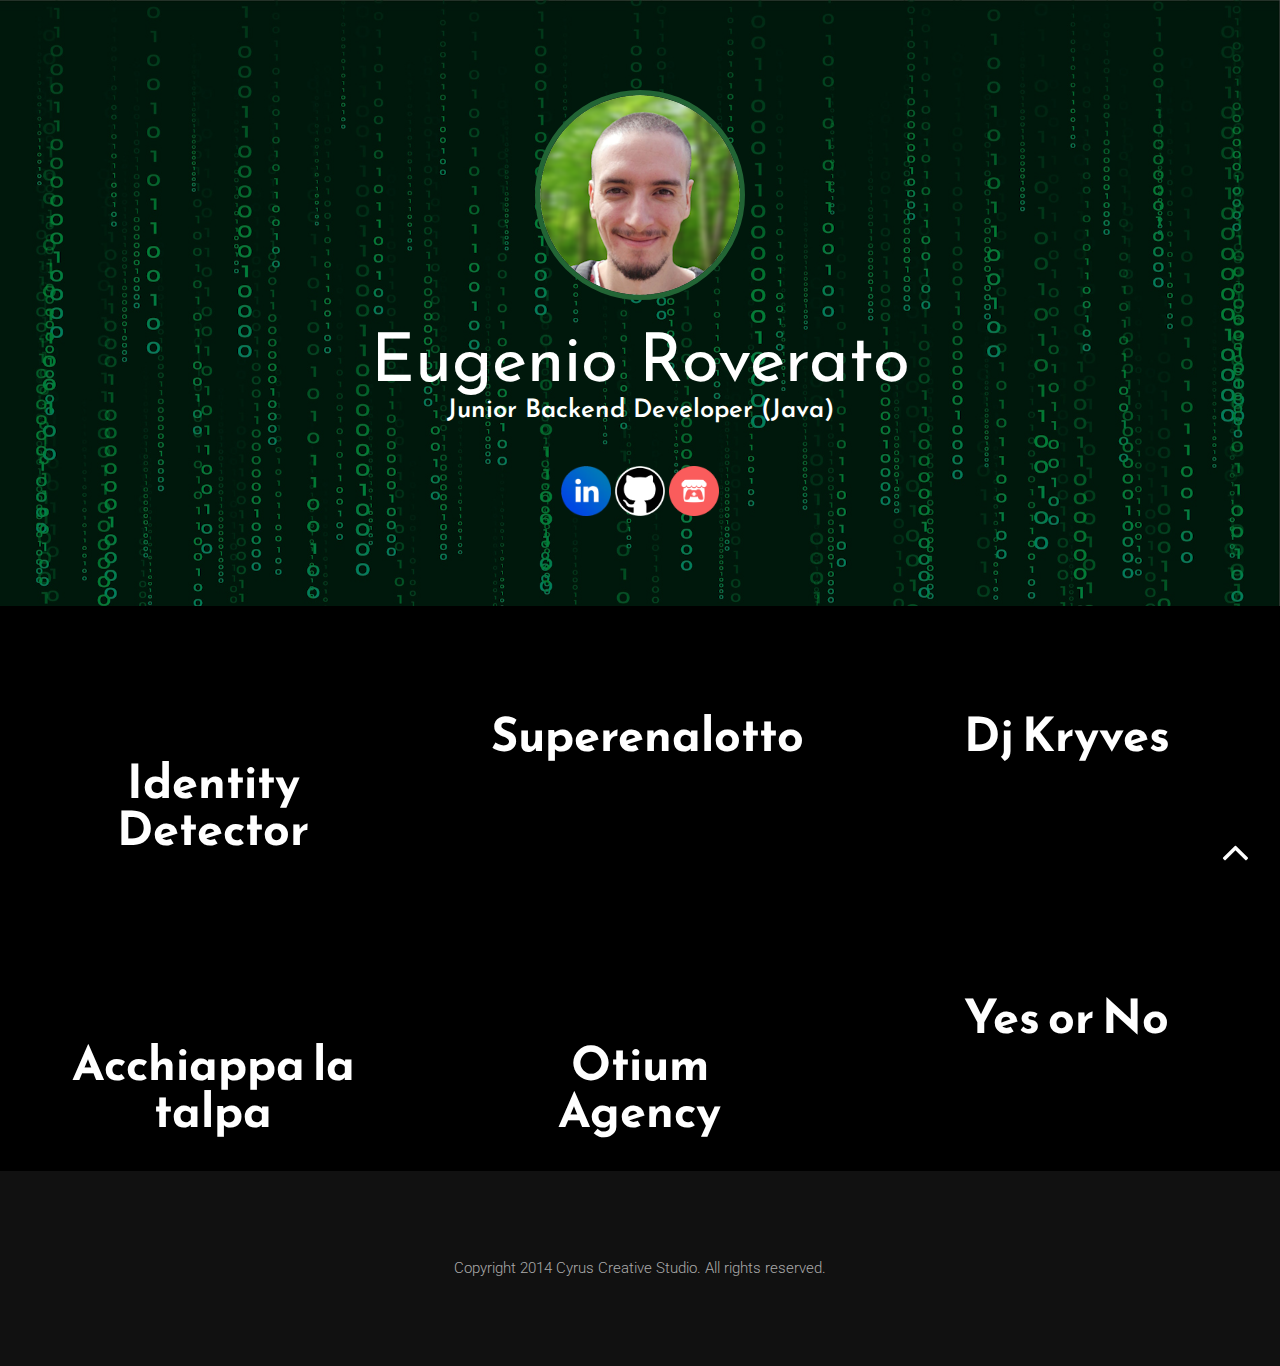
<file: index.html>
<!DOCTYPE html>
<html lang="en">
<head>
<meta charset="UTF-8" />
<meta http-equiv="Content-Type" content="text/html; charset=utf-8" />
<meta name="viewport" content="width=device-width, initial-scale=1, maximum-scale=1, user-scalable=no">
<title>Eugenio Roverato</title>

<!-- Google fonts -->
<link href='http://fonts.googleapis.com/css?family=Roboto:400,300,700' rel='stylesheet' type='text/css'>
<link href='http://fonts.googleapis.com/css?family=Josefin+Sans:600' rel='stylesheet' type='text/css'>

<!-- font awesome -->
<link href="//maxcdn.bootstrapcdn.com/font-awesome/4.2.0/css/font-awesome.min.css" rel="stylesheet">

<!-- bootstrap -->
<link rel="stylesheet" href="assets/bootstrap/css/bootstrap.min.css" />

<!-- animate.css -->
<link rel="stylesheet" href="assets/animate/animate.css" />
<link rel="stylesheet" href="assets/animate/set.css" />

<!-- gallery -->
<link rel="stylesheet" href="assets/gallery/blueimp-gallery.min.css">

<!-- favicon -->
<link rel="shortcut icon" href="images/favicon.jpg" type="image/x-icon">
<link rel="icon" href="images/favicon.jpg" type="image/x-icon">

<style>
	body {	color:#fff;	font:300 15px/15px Roboto,Arial,Helvetica;background:url(../images/bg.jpg) right no-repeat fixed #fff;background-size: cover; -webkit-font-smoothing:antialiased;}

	a{color:#00a9c6; text-decoration:none;}
	a:hover{color:#666;}
	.btn,a,.btn:hover,a:hover {
	-webkit-transition: all 0.3s ease-in-out;
	-moz-transition: all 0.3s ease-in-out;
	-ms-transition: all 0.3s ease-in-out;
	-o-transition: all 0.3s ease-in-out;
	transition: all 0.3s ease-in-out;
	outline: none !important;
	}

	h1,h2,h3,h4{margin: 0;line-height: 1em;}
	h2{font:300 2.5em Josefin Sans,Arial,Helvetica;margin-bottom: 1.5em;}
	h3{font:300 2em Roboto,Arial,Helvetica;margin:2em 0 1em 0;}
	h4{font:300 1.5em Roboto,Arial,Helvetica;margin-bottom: 1em;}
	h4 i{margin-right: 0.5em;}

	p{font-size:1em;line-height: 1.7em; margin-bottom: 1.7em;}

	.spacer{padding: 6em 0;}

	.btn{border:none;border-radius: 0;padding: 1em 4em;background: rgba(0,0,0,0.5);text-transform: uppercase;}
	.btn:hover,.btn:active{color: #fff;}
	.btn-default{color: #ccc;border: 1px solid #aaa;}
	.btn-default:hover,.btn-default:active{background: rgba(0,0,0,0.8);}
	.btn-primary{color: #fff;background:#666;width: 100%;outline: none;}
	.btn-primary:hover,.btn-primary:active,.btn-primary:focus{background:#333;box-shadow: none;}

	#head,.carousel{margin-top: 0;}

	/*banner*/
	.banner{position: relative;}
	.banner .caption{position: absolute;top: 0;left:0; right: 0; bottom: 0;background:rgba(0,0,0,0.5); }
	.banner .caption-wrapper{display: table;height: 100%;width: 100%;}
	.banner .caption-info{display: table-cell;vertical-align: middle;text-align: center;color: #fff;}
	.banner .caption-info h1{font:normal 4.5em Josefin Sans,Arial,Helvetica;text-transform:capitalize;}
	.banner .caption-info p{font:600 1.7em Josefin Sans,Arial,Helvetica;}
	.banner a.explore{color: #fff;}
	.explore{margin: 0 1em;}
	.banner img.profile{border:5px solid #226535;}

	/*foods*/
	#works figcaption a{border:1px solid #fff;margin-top: 1em;display: inline-block;color: #fff;padding: 0 2em;}
	#works figcaption a:hover{text-decoration: none;padding: 0 3em;}
	/*foods*/

	/*testimonials*/
	.testimonails{min-height: 195px;}
	.testimonails img{margin-top: 5px;}
	.testimonails span{color: #888;}
	.testimonails span b{font-weight: 400;}
	.carousel-indicators li{border: 1px solid #ccc;}
	.carousel-indicators{bottom: 0;}

	/*contact*/
	.contactform textarea,.contactform input{width: 100%;padding:1em;border:1px solid #ccc;margin-bottom: 1em;border-radius: 0;outline: none;}
	/*contact*/

	.footer{background-color: #111; color: #fff; font-size: 1em;color: #aaa;}
	.footer a{color: #aaa;margin: 0 1em; }

	.gototop{position: fixed;bottom: 20px; right: 20px;background: rgba(0,0,0,0.5);padding: 10px;color: #fff;}
	.gototop i{line-height: 0.5em;}


	@media (max-width: 1200px) {
		body{font:300 13px/13px Roboto,Arial,Helvetica;}
		
		.grid figure h2{font: 700 1.5em Roboto,Arial,Helvetica;}
		figure.effect-oscar figcaption{padding: 12%;}
		figure.effect-oscar figcaption::before,figure.effect-chico figcaption::before{top: 20px;right: 20px;bottom: 20px;left: 20px;}

	}

	@media (max-width: 900px) {
		h1{font: 700 3.5em Roboto,Arial,Helvetica;}
		h4 {font: 300 1.3em Roboto,Arial,Helvetica;}
		.btn{padding: 1em 2em;}
		figure.effect-chico figcaption {padding: 2em;}	
		figure.effect-oscar figcaption {padding: 20%;}
		figure.effect-chico figcaption::before{top: 10px;right: 10px;bottom: 10px;left: 10px;}
		.grid figure.effect-chico p{font-size: 0.6em;line-height: 1.5em;}	
	}


	@media (max-width: 767px) {
		body{font:300 12px/12px Roboto,Arial,Helvetica;}

		.banner .caption,.carousel-caption,.carousel-control,.carousel-indicators{display: none;}

		h2.text-center{text-align: left;font-size: 1.7em;}
		h4 {font: 300 1.2em Roboto,Arial,Helvetica;}
		

		.spacer{padding:2em 0 ;}
		.grid.team div{margin: 0;padding: 0;}
		figure.effect-chico figcaption {padding: 1.5em;}
		.footer{padding-bottom: 2em;}
	}
</style>

</head>

<body>

<div id="home">
<!-- Slider Starts -->
<div class="banner">
          <img src="images/back.jpg" alt="banner" class="img-responsive">
          <div class="caption">
            <div class="caption-wrapper">
              <div class="caption-info">              
              <img src="images/profile.jpg" class="img-circle profile" style="margin-bottom: 30px;">
              <h1 class="animated bounceInUp">Eugenio Roverato</h1>
              <p class="animated bounceInLeft">Junior Backend Developer (Java)</p>
	      <a href="https://www.linkedin.com/in/eugenio-roverato-9b10b9179/" target="_blank">
	        <img src="images/linkedin.png" alt="Logo" style="width:50px; height:auto;">
	      </a>
	      <a href="https://github.com/EugenioRoverato" target="_blank">
	        <img src="images/github.png" alt="Logo" style="width:50px; height:auto;">
	      </a>
	      <a href="https://gingerello.itch.io/" target="_blank">
	        <img src="images/itchio.png" alt="Logo" style="width:50px; height:auto;">
	      </a>
              </div>
            </div>
          </div>
</div>
<!-- #Slider Ends -->
</div>

<!-- works -->
<div id="works"  class=" clearfix grid"> 
		
		<figure class="effect-oscar  wowload fadeInUp">
			<img src="images/portfolio/1.jpg" alt="img01"/>
			<figcaption>
				<h2>Identity Detector</h2>
				<p>Application of the scratch-off effect to a snapshot<br>
				<a href="scratchoff.html">Try</a></p>            
			</figcaption>
		</figure>

		<figure class="effect-oscar  wowload fadeInUp">
			<img src="images/portfolio/1.jpg" alt="img01"/>
			<figcaption>
				<h2>Superenalotto</h2>
				<p>Deployed app to predict the release of the lottery numbers (not updated)<br>
				<p>Loading can take a few minutes..<br>
				<a href="https://supertest-1k76.onrender.com/test" target="_blank">Try</a>        
			</figcaption>
		</figure>

		<figure class="effect-oscar  wowload fadeInUp">
			<img src="images/portfolio/1.jpg" alt="img01"/>
			<figcaption>
				<h2>Dj Kryves</h2>
				<p>First experiment with Javascript and iLoveSong.ai<br>
				<a href="djkryves.html">Try</a></p>            
			</figcaption>
		</figure>

		<figure class="effect-oscar  wowload fadeInUp">
			<img src="images/portfolio/1.jpg" alt="img01"/>
			<figcaption>
				<h2>Acchiappa la talpa</h2>
				<p>Experiment with blackbox.ai<br>
				<a href="molegame.html">Try</a></p>            
			</figcaption>
		</figure>

		<figure class="effect-oscar  wowload fadeInUp">
			<img src="images/portfolio/1.jpg" alt="img01"/>
			<figcaption>
				<h2>Otium Agency</h2>
				<p>SPA experiment with layout and sections<br>
				<a href="brandpage.html">Otium Agency</a></p>            
			</figcaption>
		</figure>

		<figure class="effect-oscar  wowload fadeInUp">
			<img src="images/portfolio/1.jpg" alt="img01"/>
			<figcaption>
				<h2>Yes or No</h2>
				<p>It decides for you! made with ChatGpt<br>
				<a href="YesNoWheel.html">Wheel</a></p>            
			</figcaption>
		</figure>
	<!-- 
	Other elements like:
	<figure class="effect-oscar  wowload fadeInUp">
        <img src="images/portfolio/1.jpg" alt="img01"/>
        <figcaption>
            <h2>Identity Detector</h2>
            <p>Application of the scratch-off effect to a snapshot<br>
            <a href="images/portfolio/1.jpg" title="1" data-gallery>View more</a></p>            
        </figcaption>
    </figure>
	-->
     
</div>

<!-- Footer Starts -->
<div class="footer text-center spacer">
Copyright 2014 Cyrus Creative Studio. All rights reserved.
</div>
<!-- # Footer Ends -->
<a href="#home" class="gototop "><i class="fa fa-angle-up  fa-3x"></i></a>

<!-- The Bootstrap Image Gallery lightbox, should be a child element of the document body -->
<div id="blueimp-gallery" class="blueimp-gallery blueimp-gallery-controls">
    <!-- The container for the modal slides -->
    <div class="slides"></div>
    <!-- Controls for the borderless lightbox -->
    <h3 class="title">Title</h3>
    <a class="prev">‹</a>
    <a class="next">›</a>
    <a class="close">×</a>
    <!-- The modal dialog, which will be used to wrap the lightbox content -->    
</div>

<!-- jquery -->
<script src="assets/jquery.js"></script>

<!-- wow script -->
<script src="assets/wow/wow.min.js"></script>

<!-- boostrap -->
<script src="assets/bootstrap/js/bootstrap.js" type="text/javascript" ></script>

<!-- jquery mobile -->
<script src="assets/mobile/touchSwipe.min.js"></script>
<script src="assets/respond/respond.js"></script>

<!-- gallery -->
<script src="assets/gallery/jquery.blueimp-gallery.min.js"></script>

<!-- custom script -->
<script>
	 jQuery(document).ready(function($) {
 
		$(".scroll a, .navbar-brand, .gototop,.explore").click(function(event){   
		event.preventDefault();
		$('html,body').animate({scrollTop:$(this.hash).offset().top}, 600,'swing');
		$(".scroll li").removeClass('active');
		$(this).parents('li').toggleClass('active');
		});
		});

	var wow = new WOW(
	  {
		boxClass:     'wowload',      // animated element css class (default is wow)
		animateClass: 'animated', // animation css class (default is animated)
		offset:       0,          // distance to the element when triggering the animation (default is 0)
		mobile:       true,       // trigger animations on mobile devices (default is true)
		live:         true        // act on asynchronously loaded content (default is true)
	  }
	);
	wow.init();

	$('.carousel').swipe( {
		 swipeLeft: function() {
			 $(this).carousel('next');
		 },
		 swipeRight: function() {
			 $(this).carousel('prev');
		 },
		 allowPageScroll: 'vertical'
	 });
</script>

</body>
</html>
</file>
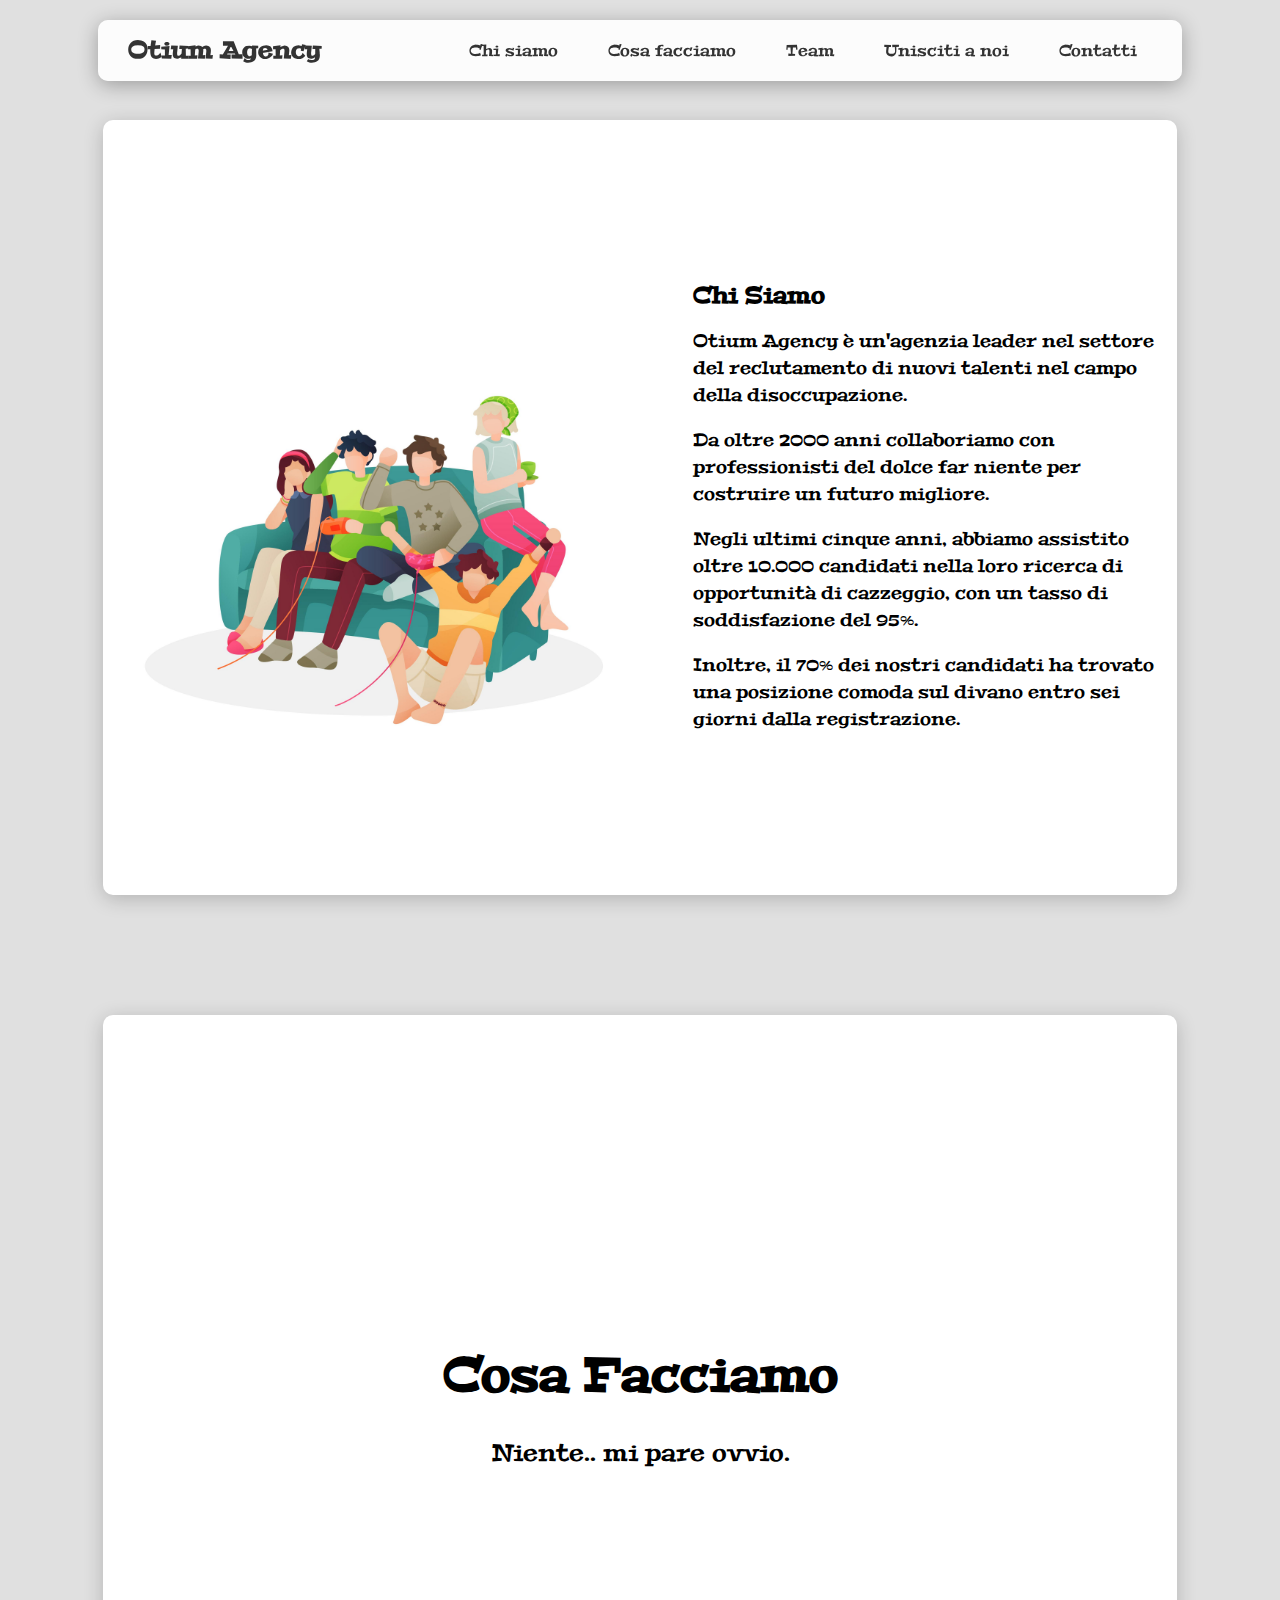
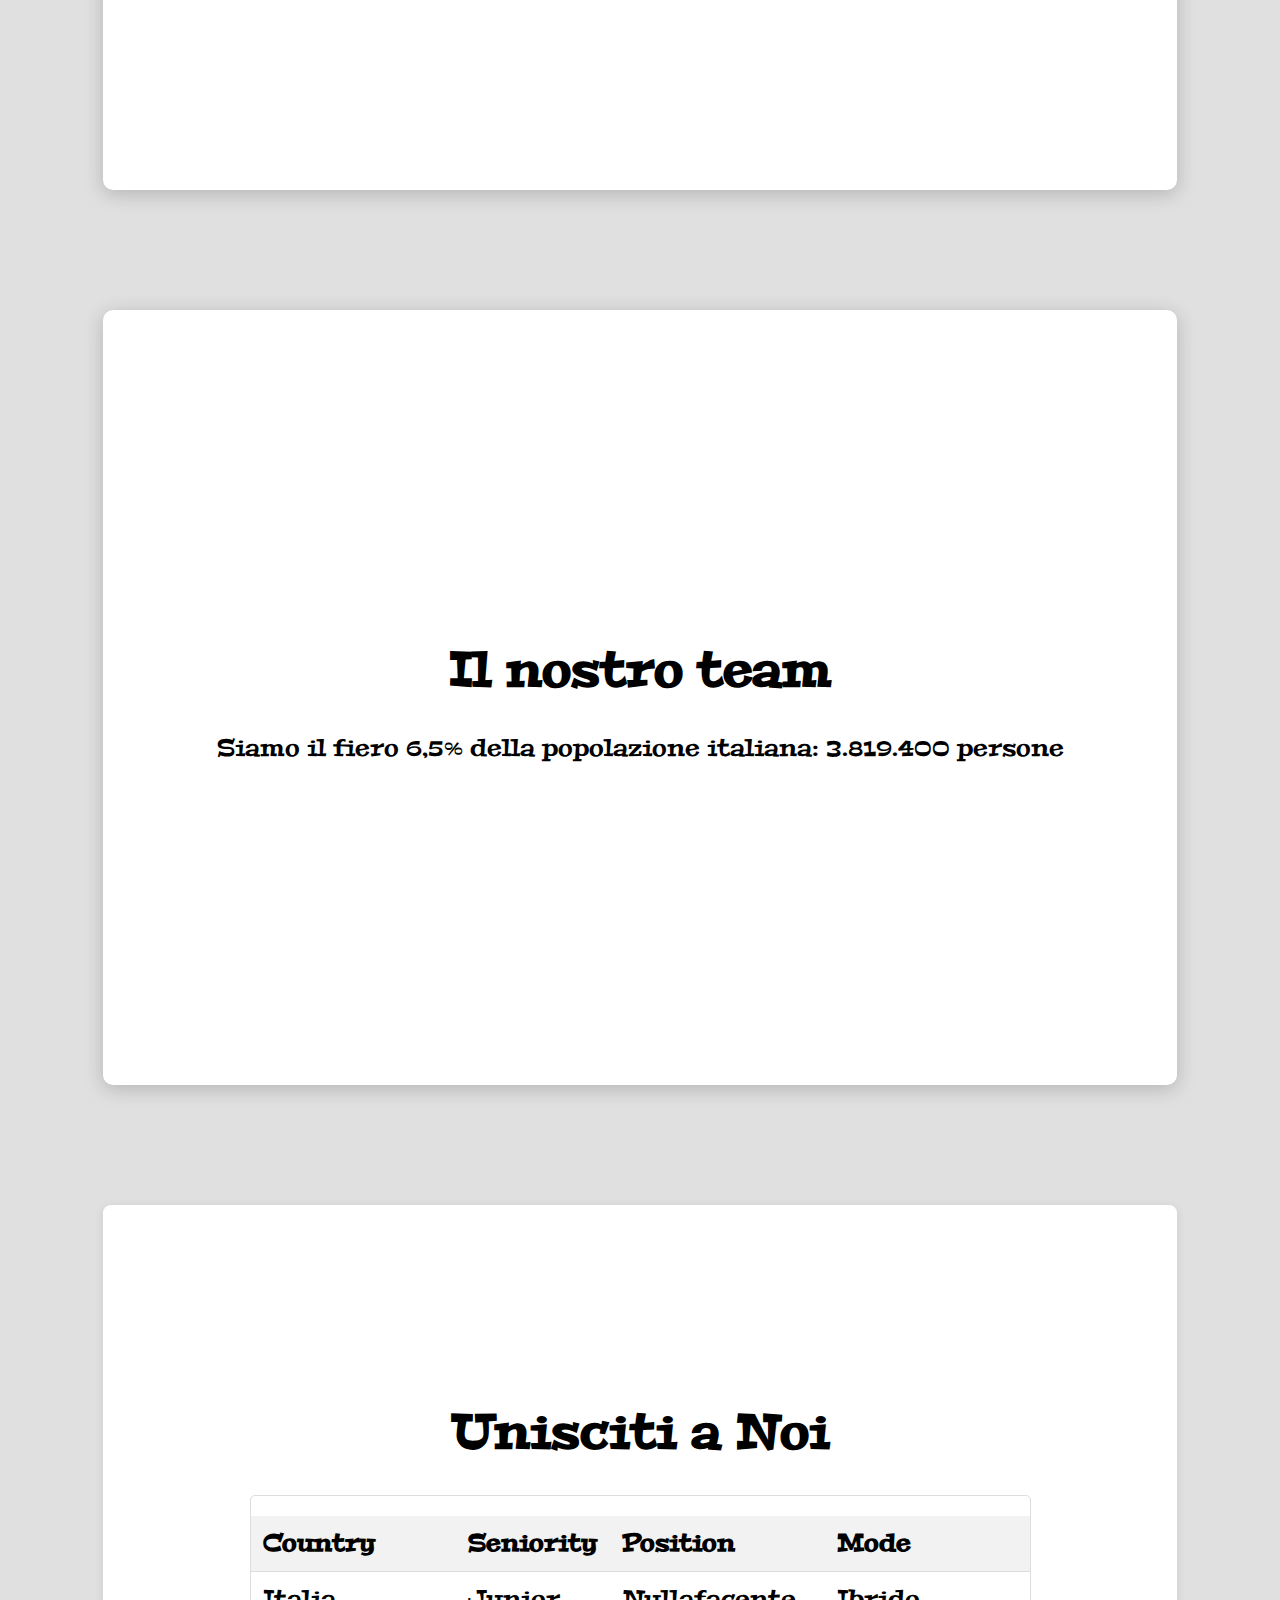
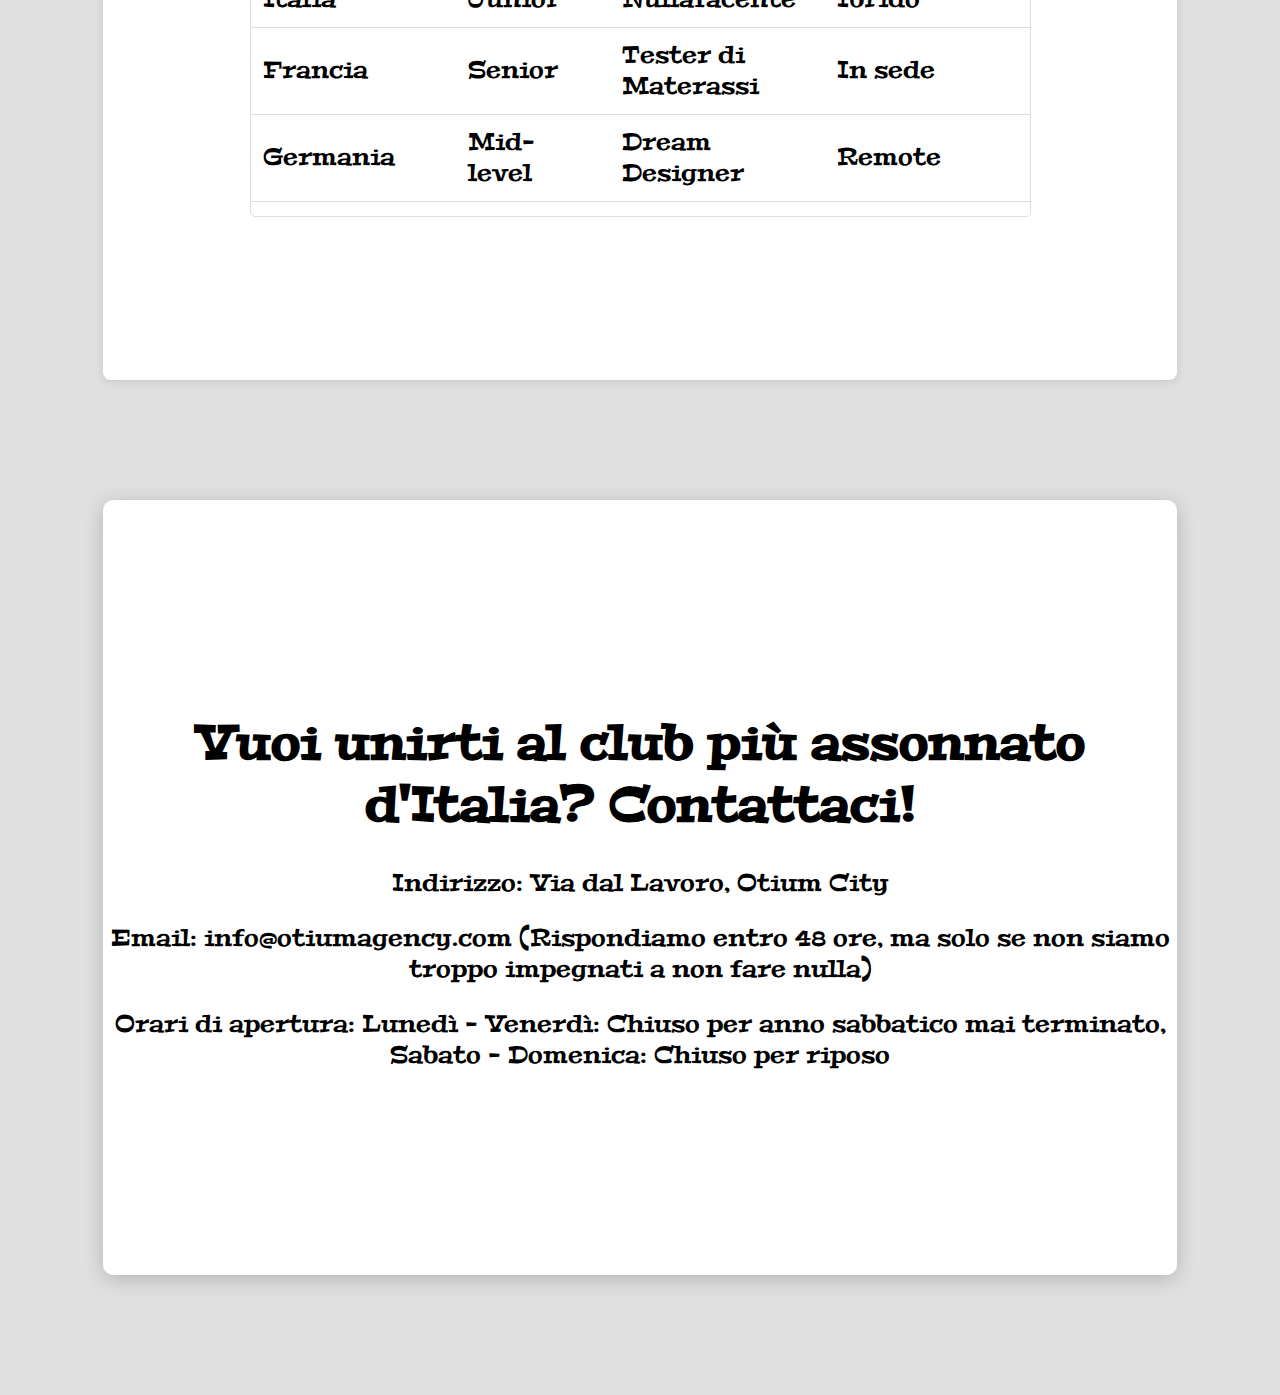
<file: brandpage.html>
<!DOCTYPE html>
<html lang="it">
<head>
    <meta charset="UTF-8">
    <meta name="viewport" content="width=device-width, initial-scale=1.0">
    <title>Pagina con Navbar Animata</title>
	
<link rel="preconnect" href="https://fonts.googleapis.com">
<link rel="preconnect" href="https://fonts.gstatic.com" crossorigin>
<link href="https://fonts.googleapis.com/css2?family=Barriecito&family=Comic+Neue:ital,wght@0,300;0,400;0,700;1,300;1,400;1,700&family=Fontdiner+Swanky&family=Macondo&family=Peralta&family=Sedgwick+Ave+Display&family=Tilt+Prism&display=swap" rel="stylesheet">

    <style>
        body {
            font-family: "Peralta", serif;
	    font-weight: 400;
	    font-style: normal;
            margin: 0;
            padding: 0;
            background-color: #e0e0e0;
            scroll-behavior: smooth;
	    overflow: hidden;
        }

        @keyframes backgroundAnimation {
            0% { background-color: #ff7e5f; }
            16.67% { background-color: #feb47b; }
            33.33% { background-color: #ff6a6a; }
            50% { background-color: #6ab04c; }
            66.67% { background-color: #6a82fb; }
            83.33% { background-color: #9b59b6; }
            100% { background-color: #ff7e5f; }
        }

        .navbar {
            position: fixed;
            top: 20px;
            left: 50%;
            transform: translateX(-50%);
            display: flex;
            justify-content: space-between;
            align-items: center;
            padding: 15px 30px;
            animation: backgroundAnimation 12s ease infinite;
            z-index: 1000;
            border-radius: 10px;
            box-shadow: 0 4px 20px rgba(0, 0, 0, 0.3);
            background: rgba(255, 255, 255, 0.9);
            width: 80%;
        }

        .navbar-logo {
            color: #333;
            font-size: 24px;
            font-weight: bold;
        }

        .navbar-links {
            list-style: none;
            display: flex;
            gap: 20px;
            margin: 0;
            padding: 0;
        }

        .navbar-links li {
            display: inline;
        }

        .navbar-links a {
            color: #333;
            text-decoration: none;
            padding: 10px 15px;
            border-radius: 5px;
            transition: background-color 0.3s;
        }

        .navbar-links a:hover {
            background-color: rgba(0, 0, 0, 0.1);
        }

        section {
            width: 83.9% !important;
            height: calc(100vh - 205px);
            display: flex;
            align-items: center;
            justify-content: center;
            font-size: 24px;
            animation: backgroundAnimation 12s ease infinite;
            position: relative;
            margin: 120px auto;
            border-radius: 10px;
            box-shadow: 0 4px 20px rgba(0, 0, 0, 0.2);
            background: #fff;
            padding-top: 40px;
            padding-bottom: 40px;
            scroll-margin-top: 120px;
        }
		
		#chi-siamo {
			display: flex;
			align-items: center;
			background-color: #fff;
			border-radius: 10px;
			box-shadow: 0 4px 20px rgba(0, 0, 0, 0.2);
		}

		.container {
			display: flex;
			align-items: flex-end;
			justify-content: center;
			width: 100%;
		}

		.image-container {
			margin-left: 10px;
			max-width: 550px;
		}

		.image-container img {
			width: 100%;
			height: auto;
			border-radius: 10px;
		}

		.description {
			width: 50%;
			padding-left: 30px;
		}

		.description h1 {
			margin-bottom: 10px;
			font-size: 23px;
		}

		.description p {
			line-height: 1.5;
			font-size: 18px;
		}

	    #unisciti-a-noi {
            border-radius: 8px;
            box-shadow: 0 2px 10px rgba(0, 0, 0, 0.1);
        }
        table {
            width: 100%;
            border-collapse: collapse;
            margin-top: 20px;
            overflow-y: scroll;
            max-height: 300px;
            display: block;
        }
        th, td {
            padding: 12px;
            text-align: left;
            border-bottom: 1px solid #ddd;
        }
        th {
            background-color: #f2f2f2;
        }
        tr:hover {
            background-color: #f1f1f1;
        }

	#positionsTable::-webkit-scrollbar {
       	    display: none;
    	}
    </style>
</head>
<body>

    <nav class="navbar">
	    <div class="navbar-logo">Otium Agency</div>
	    <ul class="navbar-links">
            <li><a href="#chi-siamo">Chi siamo</a></li>
            <li><a href="#cosa-facciamo" >Cosa facciamo</a></li>
            <li><a href="#team">Team</a></li>
            <li><a href="#unisciti-a-noi">Unisciti a noi</a></li>
            <li><a href="#contatti">Contatti</a></li>
        </ul>
    </nav>

    <section id="chi-siamo" class="chi-siamo">
        <div class="container">
            <div class="image-container">
                <img src="/images/about_us.jpg" alt="Otium Agency" />
            </div>
            <div class="description">
                <h1>Chi Siamo</h1>
                <p>Otium Agency è un'agenzia leader nel settore del reclutamento di nuovi talenti nel campo della disoccupazione.</p>
                <p>Da oltre 2000 anni collaboriamo con professionisti del dolce far niente per costruire un futuro migliore.</p>
                <p>Negli ultimi cinque anni, abbiamo assistito oltre 10.000 candidati nella loro ricerca di opportunità di cazzeggio, con un tasso di soddisfazione del 95%.</p>
                <p>Inoltre, il 70% dei nostri candidati ha trovato una posizione comoda sul divano entro sei giorni dalla registrazione.</p>
            </div>
        </div>
    </section>

    <section id="cosa-facciamo">
		<div style="text-align: center;">
			<h1>Cosa Facciamo</h1>
			<p>Niente.. mi pare ovvio.</p>
		</div>
    </section>

    <section id="team">
		<div style="text-align: center;">
			<h1>Il nostro team</h1>
			<p>Siamo il fiero 6,5% della popolazione italiana: 3.819.400 persone</p>
		</div>
    </section>

<section id="unisciti-a-noi">
    <div style="text-align: center;">
        <h1>Unisciti a Noi</h1>
        <div style="overflow: hidden; max-height: 350px; border: 1px solid #ddd; border-radius: 5px;">
            <table id="positionsTable">
                <thead>
                    <tr>
                        <th>Country</th>
                        <th>Seniority</th>
                        <th>Position</th>
                        <th style="width: 100%; white-space: nowrap;">Mode</th>
                    </tr>
                </thead>
                <tbody>
                </tbody>
            </table>
        </div>
    </div>	
</section>

<section id="contatti">
    <div style="text-align: center;">
        <h1>Vuoi unirti al club più assonnato d'Italia? Contattaci!</h1>
        <p>Indirizzo: Via dal Lavoro, Otium City</p>
        <p>Email: info@otiumagency.com (Rispondiamo entro 48 ore, ma solo se non siamo troppo impegnati a non fare nulla)</p>
        <p>Orari di apertura: Lunedì - Venerdì: Chiuso per anno sabbatico mai terminato, Sabato - Domenica: Chiuso per riposo</p>
    </div>
</section>

    <script>

        const links = document.querySelectorAll('.navbar-links a');

        links.forEach(link => {
            link.addEventListener('click', function(e) {
                e.preventDefault();
                const targetId = this.getAttribute('href');
                const targetSection = document.querySelector(targetId);

                window.scrollTo({
                    top: targetSection.offsetTop - 100,
                    behavior: 'smooth'
                });
            });
        });
		
		document.addEventListener('mousedown', function(event) {
            if (event.button === 1) {
                event.preventDefault();
            }
        });
		
		document.addEventListener('wheel', function(event) {
            if (event.deltaY !== 0) {
                event.preventDefault();
            }
        });

        window.addEventListener('wheel', (event) => {
            event.preventDefault();
            const delta = Math.sign(event.deltaY);
            const sections = document.querySelectorAll('section');
            const currentIndex = [...sections].findIndex(section => {
                const rect = section.getBoundingClientRect();
                return rect.top >= 0 && rect.top < window.innerHeight;
            });

            if (delta > 0 && currentIndex < sections.length - 1) {
                const nextSection = sections[currentIndex + 1];
                window.scrollTo({
                    top: nextSection.offsetTop - 100,
                    behavior: 'smooth'
                });
            } else if (delta < 0 && currentIndex > 0) {

                const prevSection = sections[currentIndex - 1];
                window.scrollTo({
                    top: prevSection.offsetTop - 100,
                    behavior: 'smooth'
                });
            }
        });

	    const table = document.getElementById('positionsTable');

	    table.addEventListener('wheel', function(event) {
	        event.stopPropagation();
	    });
		
		async function loadPositions() {
			const response = await fetch('/documents/positions.txt');
			const data = await response.text();
			const lines = data.trim().split('\n');
			
			const tbody = document.querySelector('#positionsTable tbody');
			tbody.innerHTML = '';

			for (let i = 1; i < lines.length; i++) {
				const row = lines[i].trim().split(';');
				const tr = document.createElement('tr');
				row.forEach(cell => {
					const td = document.createElement('td');
					td.textContent = cell;
					tr.appendChild(td);
				});
				tbody.appendChild(tr);
			}
		}

		window.onload = loadPositions;
    </script>

</body>
</html>
</file>
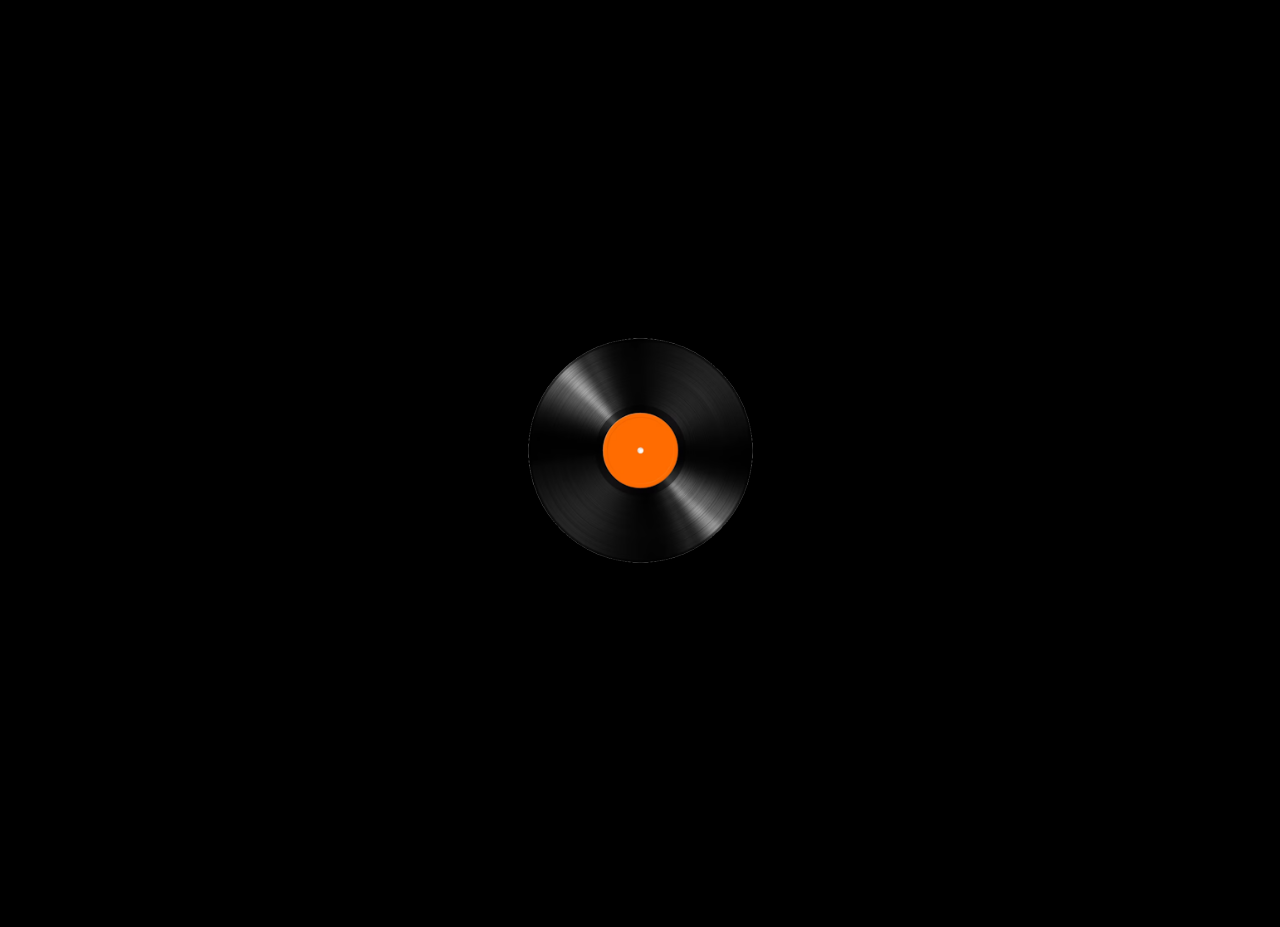
<file: djkryves.html>
<!DOCTYPE html>
<html lang="it">
<head>
    <meta charset="UTF-8">
    <meta name="viewport" content="width=device-width, initial-scale=1.0">
    <title>Dj Kryves</title>
    <link rel="stylesheet" href="css/bouncingNotes.css">
    <style>
        @font-face {
          font-family: 'MyCustomFont';
          src: url('fonts/planet.ttf') format('truetype');
          font-weight: normal;
          font-style: normal;
        }
        body {
            background-color: black;
            display: flex;
            justify-content: center;
            align-items: center;
            height: 100vh;
            margin: 0;
            overflow: hidden;
            font-family: 'MyCustomFont', sans-serif;
            font-size: 70px;
            position: relative;
        }
        .image-container {
            width: 25vh;
            height: 25vh;
            border-radius: 50%;
            overflow: hidden;
            transition: box-shadow 0.3s ease;
        }
        .image-container img {
            width: 100%;
            height: 100%;
            object-fit: cover;
        }
        .image-container:hover {
            box-shadow: 0 0 100px 10px rgba(255, 255, 255, 1);
        }
        .image-container.active {
            box-shadow: 0 0 100px 10px rgba(255, 255, 255, 1);
        }
        @keyframes scratch {
            0% { transform: rotate(0deg); }
            10% { transform: rotate(60deg); }
            20% { transform: rotate(-20deg); }
            30% { transform: rotate(30deg); }
            40% { transform: rotate(-10deg); }
            50% { transform: rotate(90deg); }
            60% { transform: rotate(20deg); }
            70% { transform: rotate(70deg); }
            90% { transform: rotate(0deg); }
        }
        @keyframes expandLight {
            0% {
                width: 0;
                height: 0;
                opacity: 1;
                box-shadow: 0 0 100px 10px rgba(255, 255, 255, 1);
            }
            50% {
                width: 150vw;
                height: 300vh;
                opacity: 1;
                box-shadow: 0 0 100px 10px rgba(255, 255, 255, 1);
            }
            100% {
                width: 0;
                height: 0;
                opacity: 1;
                box-shadow: 0 0 100px 10px rgba(255, 255, 255, 1);
            }
        }
        .light-transition {
            position: absolute;
            top: 50%;
            left: 50%;
            width: 0;
            height: 0;
            background-color: white;
            border-radius: 50%;
            transform: translate(-50%, -50%);
            opacity: 0;
            pointer-events: none;
            box-shadow: 0 0 100px 10px rgba(255, 255, 255, 1);
        }
        #hiddenText, #hiddenImage {
            position: absolute;
            opacity: 0;
            transition: opacity 0.5s ease-in;
        }
        #hiddenText.active, #hiddenImage.active {
            opacity: 1;
        }
        #hiddenText {
            top: calc(50% + 25vh - 150px);
            left: 50%;
            transform: translateX(-50%);
            color: white;
        }
        #hiddenImage {
            top: calc(50% - 25vh - 50px);
            left: 47%;
            transform: translateX(-50%);
            width: 200px;
            height: auto;
            filter: invert(1);
        }
    </style>
</head>
<body>
<h1 id="hiddenText">DJ KRYVES</h1>
<img id="hiddenImage" src="images/dj.png">

<div class="image-container" id="imageContainer">
    <img src="images/vynil.png" alt="Vinile" usemap="#image_map" id="vinylImage" />
    <map name="image_map">
        <area shape="circle" coords="78,78,67"/>
    </map>
</div>

<audio id="scratchSound" src="sounds/scratch.mp3"></audio>
<audio id="djMusic" src="sounds/djMusic.mp3"></audio>
    
<div class="light-transition" id="lightTransition"></div>

<script>
    const vinylImage = document.getElementById('vinylImage');
    const imageContainer = document.getElementById('imageContainer');
    const scratchSound = document.getElementById('scratchSound');
    const djMusic = document.getElementById('djMusic');
    const lightTransition = document.getElementById('lightTransition');
    const hiddenText = document.getElementById('hiddenText');
    const hiddenImage = document.getElementById('hiddenImage');

    vinylImage.addEventListener('click', () => {
    console.log('Vinyl image clicked');
        vinylImage.style.animation = 'scratch 1.5s linear';
        scratchSound.play();
        imageContainer.classList.add('active');
        vinylImage.style.pointerEvents = 'none';
        lightTransition.style.opacity = '1';
        lightTransition.style.animation = 'expandLight 1.5s ease-out';

        setTimeout(showHiddenElements, 750);

        vinylImage.addEventListener('animationend', () => {
            vinylImage.style.animation = '';
            setTimeout(startAnimation, 1);
            djMusic.play();
        }, { once: true });
    });

    function showHiddenElements() {
            hiddenText.classList.add('active');
            hiddenImage.classList.add('active');
        }
</script>
<script src="js/bouncingNotes.js"></script>
</body>
</html>
</file>
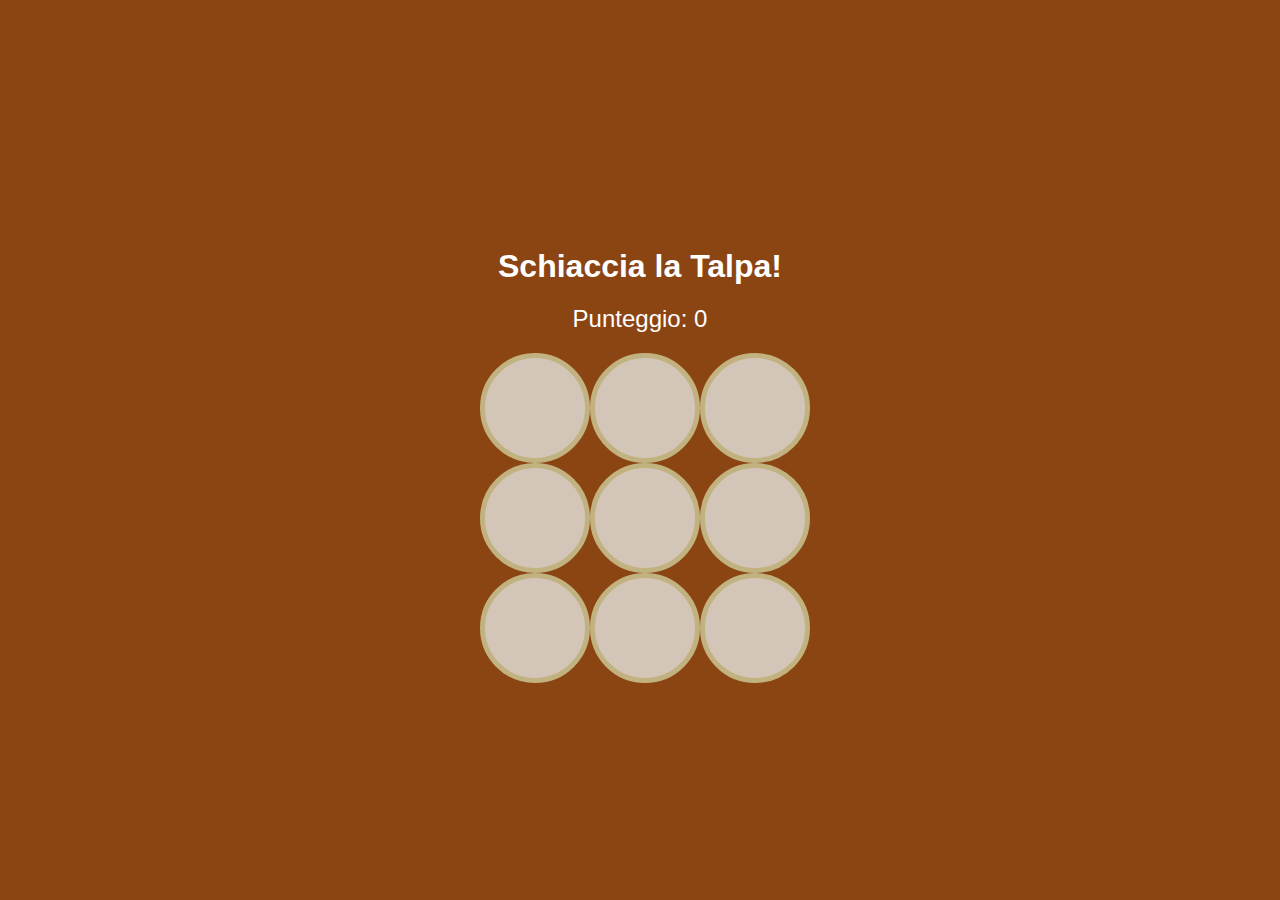
<file: molegame.html>
<!DOCTYPE html>
<html lang="it">
<head>
    <meta charset="UTF-8">
    <meta name="viewport" content="width=device-width, initial-scale=1.0">
    <title>Acchiappa la Talpa</title>
    <style>
        body {
            display: flex;
            flex-direction: column;
            align-items: center;
            justify-content: center;
            height: 100vh;
            margin: 0;
            font-family: Arial, sans-serif;
            background-color: #8B4513;
        }

        h1 {
            margin-bottom: 20px;
            color: white;
        }

        #score {
            font-size: 24px;
            margin-bottom: 20px;
            color: white;
        }

        .grid {
            display: grid;
            grid-template-columns: repeat(3, 100px);
            grid-template-rows: repeat(3, 100px);
            gap: 10px;
        }

        .hole {
            background-color: #D3C6B8;
            border: 5px solid #C2B280;
            border-radius: 50%;
            position: relative;
            overflow: hidden;
            width: 100px;
            height: 100px;
        }

        .hole img {
            width: 80%;
            height: auto;
            display: none;
            position: absolute;
            top: 10%;
            left: 10%;
        }

        #gameOverModal {
            display: none;
            position: fixed;
            top: 0;
            left: 0;
            right: 0;
            bottom: 0;
            background-color: rgba(0, 0, 0, 0.8);
            color: white;
            align-items: center;
            justify-content: center;
            flex-direction: column;
            z-index: 1000;
        }

        #gameOverModal h2 {
            margin-bottom: 20px;
        }

        #playAgain {
            padding: 10px 20px;
            font-size: 16px;
            background-color: #C2B280;
            border: none;
            cursor: pointer;
        }
    </style>
</head>
<body>
    <h1>Schiaccia la Talpa!</h1>
    <div id="score">Punteggio: 0</div>
    <div class="grid">
        <div class="hole" id="hole1"></div>
        <div class="hole" id="hole2"></div>
        <div class="hole" id="hole3"></div>
        <div class="hole" id="hole4"></div>
        <div class="hole" id="hole5"></div>
        <div class="hole" id="hole6"></div>
        <div class="hole" id="hole7"></div>
        <div class="hole" id="hole8"></div>
        <div class="hole" id="hole9"></div>
    </div>

    <div id="gameOverModal">
        <h2>Game Over</h2>
        <p id="finalScore"></p>
        <button id="playAgain">Play Again</button>
    </div>

    <script>
        let score = 0;
        let moleVisibleTime = 800;
        let missedClicks = 0;
        let lastHole;
        const scoreDisplay = document.getElementById('score');
        const holes = document.querySelectorAll('.hole');
                const gameOverModal = document.getElementById('gameOverModal');
        const finalScoreDisplay = document.getElementById('finalScore');
        const playAgainButton = document.getElementById('playAgain');

        function randomHole() {
            let index;
            do {
                index = Math.floor(Math.random() * holes.length);
            } while (index === lastHole);
            lastHole = index;
            return holes[index];
        }

        function showMole() {
            const hole = randomHole();
            const mole = document.createElement('img');
            mole.src = '/images/mole.png';
            mole.classList.add('mole');
            hole.appendChild(mole);
            mole.style.display = 'block';

    // ESCAPE CHANCE (1/4)
            const escapeChance = Math.random();
            if (escapeChance < 0.25) {
                mole.style.display = 'none';
                setTimeout(() => {
                    hole.removeChild(mole);
                }, moleVisibleTime);
                return;
            }

            setTimeout(() => {
                if (hole.contains(mole)) {
                    hole.removeChild(mole);
                    missedClicks++;
                    checkGameOver();
                }
            }, moleVisibleTime);

            mole.addEventListener('click', () => {
                score++;
                scoreDisplay.textContent = `Punteggio: ${score}`;
                hole.removeChild(mole);
                missedClicks = 0;
            });

    // NO MOLE NO POINTS
            hole.addEventListener('click', (event) => {
                if (!hole.contains(mole)) {
                    event.stopPropagation();
                }
            }, { once: true });
        }

	// END GAME modal
        function checkGameOver() {
            if (missedClicks >= 10) {
                clearInterval(gameInterval);
                finalScoreDisplay.textContent = `Punteggio finale: ${score}`;
                gameOverModal.style.display = 'flex';
            }
        }

	// DIFFICULTY INCREASE
        let gameInterval = setInterval(() => {
            showMole();
            moleVisibleTime = Math.max(200, 800 - Math.floor(score / 5) * 50);
        }, 800);

        document.addEventListener('dragstart', (event) => {
            event.preventDefault();
        });

	// RESET GAME
        playAgainButton.addEventListener('click', () => { 
            score = 0;
            missedClicks = 0;
            moleVisibleTime = 800;
            scoreDisplay.textContent = `Punteggio: ${score}`;
            gameOverModal.style.display = 'none';
            clearInterval(gameInterval);
            gameInterval = setInterval(() => {
                showMole();
                moleVisibleTime = Math.max(200, 800 - Math.floor(score / 5) * 50);
            }, 800);
        });
    </script>
</body>
</html>
</file>
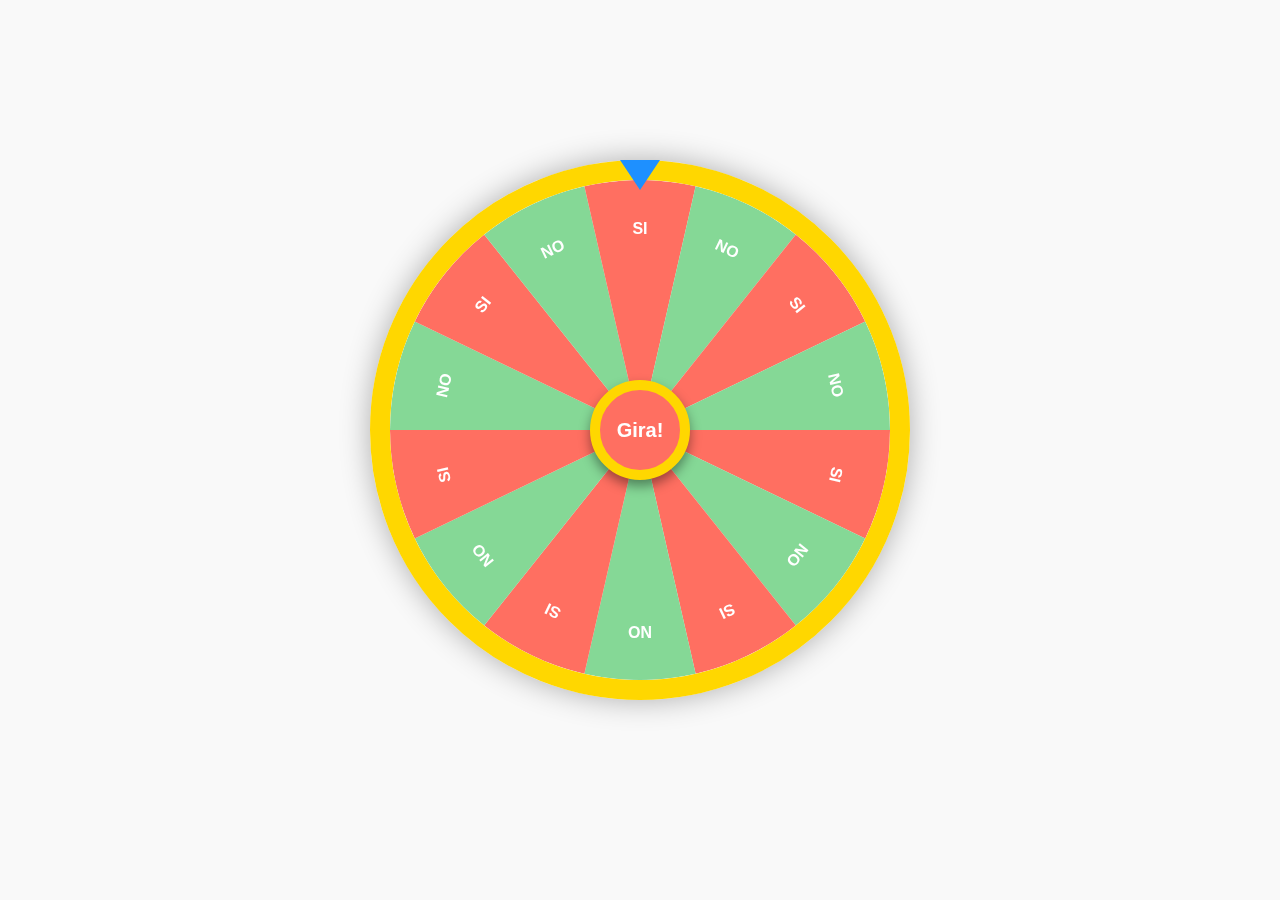
<file: YesNoWheel.html>
<!DOCTYPE html>
<html lang="it">
<head>
    <meta charset="UTF-8">
    <meta name="viewport" content="width=device-width, initial-scale=1.0">
    <title>Ruota della Fortuna</title>
    <link rel="stylesheet" href="css/yn_styles.css">
</head>
<body>
    <div class="wheel-container">
        <canvas id="wheel" width="500" height="500"></canvas>
        <div class="indicator"></div>
        <button id="spinButton">Gira!</button>
    </div>
    <div class="result-container">
        <p id="result"></p>
    </div>
    <script src="js/yn_script.js"></script>
</body>
</html>
</file>
<file: assets/animate/set.css>
.grid {
	position: relative;
	margin: 0 auto;
	list-style: none;
	text-align: center;
}

/* Common style */
.grid figure {
	position: relative;
	float: left;
	overflow: hidden;
	margin: 0;	/*change here for spacing*/	
	width: 33.333333333%;
	text-align: center;
	cursor: pointer;
}

.grid figure img {
	position: relative;
	display: block;
	max-width: 102%;
	opacity: 1;
}

.grid figure figcaption {
	padding: 2em;
	color: #fff;
	font-size: 1.25em;
	-webkit-backface-visibility: hidden;
	backface-visibility: hidden;
}

.grid figure figcaption::before,
.grid figure figcaption::after {
	pointer-events: none;
}

.grid figure figcaption,
.grid figure figcaption > a {
	position: absolute;
	top: 0;
	left: 0;
	width: 100%;
	height: 100%;
}

/* Anchor will cover the whole item by default */
/* For some effects it will show as a button */
.grid figure figcaption > a {
	z-index: 1000;
	text-indent: 200%;
	white-space: nowrap;
	font-size: 0;
	opacity: 0;
}

.grid figure h2 {
	word-spacing: -0.15em;
	font-weight: 700;
}

.grid figure h2,
.grid figure p {
	margin: 0;
}

.grid figure p {
	letter-spacing: 1px;
	font-size: 68.5%;
}

/* Individual effects */

/*---------------*/
/***** Lily *****/
/*---------------*/

figure.effect-lily img {
	max-width: none;
	width: -webkit-calc(100% + 50px);
	width: calc(100% + 50px);
	opacity: 0.7;
	-webkit-transition: opacity 0.35s, -webkit-transform 0.35s;
	transition: opacity 0.35s, transform 0.35s;
	-webkit-transform: translate3d(-40px,0, 0);
	transform: translate3d(-40px,0,0);
}

figure.effect-lily figcaption {
	text-align: left;
}

figure.effect-lily figcaption > div {
	position: absolute;
	bottom: 0;
	left: 0;
	padding: 2em;
	width: 100%;
	height: 50%;
}

figure.effect-lily h2,
figure.effect-lily p {
	-webkit-transform: translate3d(0,40px,0);
	transform: translate3d(0,40px,0);
}

figure.effect-lily h2 {
	-webkit-transition: -webkit-transform 0.35s;
	transition: transform 0.35s;
}

figure.effect-lily p {
	color: rgba(255,255,255,0.8);
	opacity: 0;
	-webkit-transition: opacity 0.2s, -webkit-transform 0.35s;
	transition: opacity 0.2s, transform 0.35s;
}

figure.effect-lily:hover img,
figure.effect-lily:hover p {
	opacity: 1;
}

figure.effect-lily:hover img,
figure.effect-lily:hover h2,
figure.effect-lily:hover p {
	-webkit-transform: translate3d(0,0,0);
	transform: translate3d(0,0,0);
}

figure.effect-lily:hover p {
	-webkit-transition-delay: 0.05s;
	transition-delay: 0.05s;
	-webkit-transition-duration: 0.35s;
	transition-duration: 0.35s;
}

/*---------------*/
/***** Sadie *****/
/*---------------*/

figure.effect-sadie figcaption::before {
	position: absolute;
	top: 0;
	left: 0;
	width: 100%;
	height: 100%;
	background: -webkit-linear-gradient(top, rgba(72,76,97,0) 0%, rgba(72,76,97,0.8) 75%);
	background: linear-gradient(to bottom, rgba(72,76,97,0) 0%, rgba(72,76,97,0.8) 75%);
	content: '';
	opacity: 0;
	-webkit-transform: translate3d(0,50%,0);
	transform: translate3d(0,50%,0);
}

figure.effect-sadie h2 {
	position: absolute;
	top: 50%;
	left: 0;
	width: 100%;
	color: #484c61;
	-webkit-transition: -webkit-transform 0.35s, color 0.35s;
	transition: transform 0.35s, color 0.35s;
	-webkit-transform: translate3d(0,-50%,0);
	transform: translate3d(0,-50%,0);
}

figure.effect-sadie figcaption::before,
figure.effect-sadie p {
	-webkit-transition: opacity 0.35s, -webkit-transform 0.35s;
	transition: opacity 0.35s, transform 0.35s;
}

figure.effect-sadie p {
	position: absolute;
	bottom: 0;
	left: 0;
	padding: 2em;
	width: 100%;
	opacity: 0;
	-webkit-transform: translate3d(0,10px,0);
	transform: translate3d(0,10px,0);
}

figure.effect-sadie:hover h2 {
	color: #fff;
	-webkit-transform: translate3d(0,-50%,0) translate3d(0,-40px,0);
	transform: translate3d(0,-50%,0) translate3d(0,-40px,0);
}

figure.effect-sadie:hover figcaption::before ,
figure.effect-sadie:hover p {
	opacity: 1;
	-webkit-transform: translate3d(0,0,0);
	transform: translate3d(0,0,0);
}

/*---------------*/
/***** Roxy *****/
/*---------------*/

figure.effect-roxy {
	background: -webkit-linear-gradient(45deg, #ff89e9 0%, #05abe0 100%);
	background: linear-gradient(45deg, #ff89e9 0%,#05abe0 100%);
}

figure.effect-roxy img {
	max-width: none;
	width: -webkit-calc(100% + 60px);
	width: calc(100% + 60px);
	-webkit-transition: opacity 0.35s, -webkit-transform 0.35s;
	transition: opacity 0.35s, transform 0.35s;
	-webkit-transform: translate3d(-50px,0,0);
	transform: translate3d(-50px,0,0);
}

figure.effect-roxy figcaption::before {
	position: absolute;
	top: 30px;
	right: 30px;
	bottom: 30px;
	left: 30px;
	border: 1px solid #fff;
	content: '';
	opacity: 0;
	-webkit-transition: opacity 0.35s, -webkit-transform 0.35s;
	transition: opacity 0.35s, transform 0.35s;
	-webkit-transform: translate3d(-20px,0,0);
	transform: translate3d(-20px,0,0);
}

figure.effect-roxy figcaption {
	padding: 3em;
	text-align: left;
}

figure.effect-roxy h2 {
	padding: 30% 0 10px 0;
}

figure.effect-roxy p {
	opacity: 0;
	-webkit-transition: opacity 0.35s, -webkit-transform 0.35s;
	transition: opacity 0.35s, transform 0.35s;
	-webkit-transform: translate3d(-10px,0,0);
	transform: translate3d(-10px,0,0);
}

figure.effect-roxy:hover img {
	opacity: 0.7;
	-webkit-transform: translate3d(0,0,0);
	transform: translate3d(0,0,0);
}

figure.effect-roxy:hover figcaption::before,
figure.effect-roxy:hover p {
	opacity: 1;
	-webkit-transform: translate3d(0,0,0);
	transform: translate3d(0,0,0);
}

/*---------------*/
/***** Bubba *****/
/*---------------*/

figure.effect-bubba {
	background: #9e5406;
}

figure.effect-bubba img {
	opacity: 0.7;
	-webkit-transition: opacity 0.35s;
	transition: opacity 0.35s;
}

figure.effect-bubba:hover img {
	opacity: 0.4;
}

figure.effect-bubba figcaption::before,
figure.effect-bubba figcaption::after {
	position: absolute;
	top: 30px;
	right: 30px;
	bottom: 30px;
	left: 30px;
	content: '';
	opacity: 0;
	-webkit-transition: opacity 0.35s, -webkit-transform 0.35s;
	transition: opacity 0.35s, transform 0.35s;
}

figure.effect-bubba figcaption::before {
	border-top: 1px solid #fff;
	border-bottom: 1px solid #fff;
	-webkit-transform: scale(0,1);
	transform: scale(0,1);
}

figure.effect-bubba figcaption::after {
	border-right: 1px solid #fff;
	border-left: 1px solid #fff;
	-webkit-transform: scale(1,0);
	transform: scale(1,0);
}

figure.effect-bubba h2 {
	padding-top: 30%;
	-webkit-transition: -webkit-transform 0.35s;
	transition: transform 0.35s;
	-webkit-transform: translate3d(0,-20px,0);
	transform: translate3d(0,-20px,0);
}

figure.effect-bubba p {
	padding: 20px 2.5em;
	opacity: 0;
	-webkit-transition: opacity 0.35s, -webkit-transform 0.35s;
	transition: opacity 0.35s, transform 0.35s;
	-webkit-transform: translate3d(0,20px,0);
	transform: translate3d(0,20px,0);
}

figure.effect-bubba:hover figcaption::before,
figure.effect-bubba:hover figcaption::after {
	opacity: 1;
	-webkit-transform: scale(1);
	transform: scale(1);
}

figure.effect-bubba:hover h2,
figure.effect-bubba:hover p {
	opacity: 1;
	-webkit-transform: translate3d(0,0,0);
	transform: translate3d(0,0,0);
}

/*---------------*/
/***** Romeo *****/
/*---------------*/

figure.effect-romeo {
	-webkit-perspective: 1000px;
	perspective: 1000px;
}

figure.effect-romeo img {
	-webkit-transition: opacity 0.35s, -webkit-transform 0.35s;
	transition: opacity 0.35s, transform 0.35s;
	-webkit-transform: translate3d(0,0,300px);
	transform: translate3d(0,0,300px);
}

figure.effect-romeo:hover img {
	opacity: 0.6;
	-webkit-transform: translate3d(0,0,0);
	transform: translate3d(0,0,0);
}

figure.effect-romeo figcaption::before,
figure.effect-romeo figcaption::after {
	position: absolute;
	top: 50%;
	left: 50%;
	width: 80%;
	height: 1px;
	background: #fff;
	content: '';
	-webkit-transition: opacity 0.35s, -webkit-transform 0.35s;
	transition: opacity 0.35s, transform 0.35s;
	-webkit-transform: translate3d(-50%,-50%,0);
	transform: translate3d(-50%,-50%,0);
}

figure.effect-romeo:hover figcaption::before {
	opacity: 0.5;
	-webkit-transform: translate3d(-50%,-50%,0) rotate(45deg);
	transform: translate3d(-50%,-50%,0) rotate(45deg);
}

figure.effect-romeo:hover figcaption::after {
	opacity: 0.5;
	-webkit-transform: translate3d(-50%,-50%,0) rotate(-45deg);
	transform: translate3d(-50%,-50%,0) rotate(-45deg);
}

figure.effect-romeo h2,
figure.effect-romeo p {
	position: absolute;
	top: 50%;
	left: 0;
	width: 100%;
	-webkit-transition: -webkit-transform 0.35s;
	transition: transform 0.35s;
}

figure.effect-romeo h2 {
	-webkit-transform: translate3d(0,-50%,0) translate3d(0,-150%,0);
	transform: translate3d(0,-50%,0) translate3d(0,-150%,0);
}

figure.effect-romeo p {
	padding: 0.25em 2em;
	-webkit-transform: translate3d(0,-50%,0) translate3d(0,150%,0);
	transform: translate3d(0,-50%,0) translate3d(0,150%,0);
}

figure.effect-romeo:hover h2 {
	-webkit-transform: translate3d(0,-50%,0) translate3d(0,-100%,0);
	transform: translate3d(0,-50%,0) translate3d(0,-100%,0);
}

figure.effect-romeo:hover p {
	-webkit-transform: translate3d(0,-50%,0) translate3d(0,100%,0);
	transform: translate3d(0,-50%,0) translate3d(0,100%,0);
}

/*---------------*/
/***** Layla *****/
/*---------------*/

figure.effect-layla {
	background: #18a367;
}

figure.effect-layla img {
	height: 390px;
}

figure.effect-layla figcaption {
	padding: 3em;
}

figure.effect-layla figcaption::before,
figure.effect-layla figcaption::after {
	position: absolute;
	content: '';
	opacity: 0;
}

figure.effect-layla figcaption::before {
	top: 50px;
	right: 30px;
	bottom: 50px;
	left: 30px;
	border-top: 1px solid #fff;
	border-bottom: 1px solid #fff;
	-webkit-transform: scale(0,1);
	transform: scale(0,1);
	-webkit-transform-origin: 0 0;
	transform-origin: 0 0;
}

figure.effect-layla figcaption::after {
	top: 30px;
	right: 50px;
	bottom: 30px;
	left: 50px;
	border-right: 1px solid #fff;
	border-left: 1px solid #fff;
	-webkit-transform: scale(1,0);
	transform: scale(1,0);
	-webkit-transform-origin: 100% 0;
	transform-origin: 100% 0;
}

figure.effect-layla h2 {
	padding-top: 26%;
	-webkit-transition: -webkit-transform 0.35s;
	transition: transform 0.35s;
}

figure.effect-layla p {
	padding: 0.5em 2em;
	text-transform: none;
	opacity: 0;
	-webkit-transform: translate3d(0,-10px,0);
	transform: translate3d(0,-10px,0);
}

figure.effect-layla img,
figure.effect-layla h2 {
	-webkit-transform: translate3d(0,-30px,0);
	transform: translate3d(0,-30px,0);
}

figure.effect-layla img,
figure.effect-layla figcaption::before,
figure.effect-layla figcaption::after,
figure.effect-layla p {
	-webkit-transition: opacity 0.35s, -webkit-transform 0.35s;
	transition: opacity 0.35s, transform 0.35s;
}

figure.effect-layla:hover img {
	opacity: 0.7;
	-webkit-transform: translate3d(0,0,0);
	transform: translate3d(0,0,0);
}

figure.effect-layla:hover figcaption::before,
figure.effect-layla:hover figcaption::after {
	opacity: 1;
	-webkit-transform: scale(1);
	transform: scale(1);
}

figure.effect-layla:hover h2,
figure.effect-layla:hover p {
	opacity: 1;
	-webkit-transform: translate3d(0,0,0);
	transform: translate3d(0,0,0);
}

figure.effect-layla:hover figcaption::after,
figure.effect-layla:hover h2,
figure.effect-layla:hover p,
figure.effect-layla:hover img {
	-webkit-transition-delay: 0.15s;
	transition-delay: 0.15s;
}

/*---------------*/
/***** Honey *****/
/*---------------*/

figure.effect-honey {
	background: #4a3753;
}

figure.effect-honey img {
	opacity: 0.9;
	-webkit-transition: opacity 0.35s;
	transition: opacity 0.35s;
}

figure.effect-honey:hover img {
	opacity: 0.5;
}

figure.effect-honey figcaption::before {
	position: absolute;
	bottom: 0;
	left: 0;
	width: 100%;
	height: 10px;
	background: #fff;
	content: '';
	-webkit-transform: translate3d(0,10px,0);
	transform: translate3d(0,10px,0);
}

figure.effect-honey h2 {
	position: absolute;
	bottom: 0;
	left: 0;
	padding: 1em 1.5em;
	width: 100%;
	text-align: left;
	-webkit-transform: translate3d(0,-30px,0);
	transform: translate3d(0,-30px,0);
}

figure.effect-honey h2 i {
	font-style: normal;
	opacity: 0;
	-webkit-transition: opacity 0.35s, -webkit-transform 0.35s;
	transition: opacity 0.35s, transform 0.35s;
	-webkit-transform: translate3d(0,-30px,0);
	transform: translate3d(0,-30px,0);
}

figure.effect-honey figcaption::before,
figure.effect-honey h2 {
	-webkit-transition: -webkit-transform 0.35s;
	transition: transform 0.35s;
}

figure.effect-honey:hover figcaption::before,
figure.effect-honey:hover h2,
figure.effect-honey:hover h2 i {
	opacity: 1;
	-webkit-transform: translate3d(0,0,0);
	transform: translate3d(0,0,0);
}

/*---------------*/
/***** Oscar *****/
/*---------------*/

figure.effect-oscar {
/*	background: -webkit-linear-gradient(45deg, #22682a 0%, #9b4a1b 40%, #3a342a 100%);
	background: linear-gradient(45deg, #22682a 0%,#9b4a1b 40%,#3a342a 100%);*/
}

/*figure.effect-oscar img {
	opacity: 0.9;
	-webkit-transition: opacity 0.35s;
	transition: opacity 0.35s;
}
*/
figure.effect-oscar figcaption {
	padding: 15%;
/*	background-color: rgba(58,52,42,0.7);
	-webkit-transition: background-color 0.35s;
	transition: background-color 0.35s;*/
}

figure.effect-oscar figcaption::before {
	position: absolute;
	top: 30px;
	right: 30px;
	bottom: 30px;
	left: 30px;
	border: 1px solid #fff;
	content: '';
}

figure.effect-oscar h2 {
	margin: 0;
	line-height: 1em;
	-webkit-transition: -webkit-transform 0.35s;
	transition: transform 0.35s;
	-webkit-transform: translate3d(0,100%,0);
	transform: translate3d(0,100%,0);
}

figure.effect-oscar figcaption::before,
figure.effect-oscar p {
	opacity: 0;
	-webkit-transition: opacity 0.35s, -webkit-transform 0.35s;
	transition: opacity 0.35s, transform 0.35s;
	-webkit-transform: scale(0);
	transform: scale(0);
}

figure.effect-oscar:hover h2 {
	-webkit-transform: translate3d(0,0,0);
	transform: translate3d(0,0,0);
}

figure.effect-oscar:hover figcaption::before,
figure.effect-oscar:hover p {
	opacity: 1;
	-webkit-transform: scale(1);
	transform: scale(1);
}

figure.effect-oscar:hover figcaption {
	background-color: rgba(0,0,0,0.8);
}

figure.effect-oscar:hover img {
	opacity: 0.4;
}

/*---------------*/
/***** Marley *****/
/*---------------*/

figure.effect-marley figcaption {
	text-align: right;
}

figure.effect-marley h2,
figure.effect-marley p {
	position: absolute;
	right: 30px;
	left: 30px;
	padding: 10px 0;
}


figure.effect-marley p {
	bottom: 30px;
	line-height: 1.5;
	-webkit-transform: translate3d(0,100%,0);
	transform: translate3d(0,100%,0);
}

figure.effect-marley h2 {
	top: 30px;
	-webkit-transition: -webkit-transform 0.35s;
	transition: transform 0.35s;
	-webkit-transform: translate3d(0,20px,0);
	transform: translate3d(0,20px,0);
}

figure.effect-marley:hover h2 {
	-webkit-transform: translate3d(0,0,0);
	transform: translate3d(0,0,0);
}

figure.effect-marley h2::after {
	position: absolute;
	top: 100%;
	left: 0;
	width: 100%;
	height: 4px;
	background: #fff;
	content: '';
	-webkit-transform: translate3d(0,40px,0);
	transform: translate3d(0,40px,0);
}

figure.effect-marley h2::after,
figure.effect-marley p {
	opacity: 0;
	-webkit-transition: opacity 0.35s, -webkit-transform 0.35s;
	transition: opacity 0.35s, transform 0.35s;
}

figure.effect-marley:hover h2::after,
figure.effect-marley:hover p {
	opacity: 1;
	-webkit-transform: translate3d(0,0,0);
	transform: translate3d(0,0,0);
}

/*---------------*/
/***** Ruby *****/
/*---------------*/

figure.effect-ruby {
	background-color: #17819c;
}

figure.effect-ruby img {
	opacity: 0.7;
	-webkit-transition: opacity 0.35s, -webkit-transform 0.35s;
	transition: opacity 0.35s, transform 0.35s;
	-webkit-transform: scale(1.15);
	transform: scale(1.15);
}

figure.effect-ruby:hover img {
	opacity: 0.5;
	-webkit-transform: scale(1);
	transform: scale(1);
}

figure.effect-ruby h2 {
	margin-top: 20%;
	-webkit-transition: -webkit-transform 0.35s;
	transition: transform 0.35s;
	-webkit-transform: translate3d(0,20px,0);
	transform: translate3d(0,20px,0);
}

figure.effect-ruby p {
	margin: 1em 0 0;
	padding: 3em;
	border: 1px solid #fff;
	opacity: 0;
	-webkit-transition: opacity 0.35s, -webkit-transform 0.35s;
	transition: opacity 0.35s, transform 0.35s;
	-webkit-transform: translate3d(0,20px,0) scale(1.1);
	transform: translate3d(0,20px,0) scale(1.1);
} 

figure.effect-ruby:hover h2 {
	-webkit-transform: translate3d(0,0,0);
	transform: translate3d(0,0,0);
}

figure.effect-ruby:hover p {
	opacity: 1;
	-webkit-transform: translate3d(0,0,0) scale(1);
	transform: translate3d(0,0,0) scale(1);
}

/*---------------*/
/***** Milo *****/
/*---------------*/

figure.effect-milo {
	background: #2e5d5a;
}

figure.effect-milo img {
	max-width: none;
	width: -webkit-calc(100% + 60px);
	width: calc(100% + 60px);
	opacity: 1;
	-webkit-transition: opacity 0.35s, -webkit-transform 0.35s;
	transition: opacity 0.35s, transform 0.35s;
	-webkit-transform: translate3d(-30px,0,0) scale(1.12);
	transform: translate3d(-30px,0,0) scale(1.12);
	-webkit-backface-visibility: hidden;
	backface-visibility: hidden;
}

figure.effect-milo:hover img {
	opacity: 0.5;
	-webkit-transform: translate3d(0,0,0) scale(1);
	transform: translate3d(0,0,0) scale(1);
}

figure.effect-milo h2 {
	position: absolute;
	right: 0;
	bottom: 0;
	padding: 1em 1.2em;
}

figure.effect-milo p {
	padding: 0 10px 0 0;
	width: 50%;
	border-right: 1px solid #fff;
	text-align: right;
	opacity: 0;
	-webkit-transition: opacity 0.35s, -webkit-transform 0.35s;
	transition: opacity 0.35s, transform 0.35s;
	-webkit-transform: translate3d(-40px,0,0);
	transform: translate3d(-40px,0,0);
}

figure.effect-milo:hover p {
	opacity: 1;
	-webkit-transform: translate3d(0,0,0);
	transform: translate3d(0,0,0);
}

/*---------------*/
/***** Dexter *****/
/*---------------*/

figure.effect-dexter {
	background: -webkit-linear-gradient(top, rgba(37,141,200,1) 0%, rgba(104,60,19,1) 100%);
	background: linear-gradient(to bottom, rgba(37,141,200,1) 0%,rgba(104,60,19,1) 100%); 
}

figure.effect-dexter img {
	-webkit-transition: opacity 0.35s;
	transition: opacity 0.35s;
}

figure.effect-dexter:hover img {
	opacity: 0.4;
}

figure.effect-dexter figcaption::after {
	position: absolute;
	right: 30px;
	bottom: 30px;
	left: 30px;
	height: -webkit-calc(50% - 30px);
	height: calc(50% - 30px);
	border: 7px solid #fff;
	content: '';
	-webkit-transition: -webkit-transform 0.35s;
	transition: transform 0.35s;
	-webkit-transform: translate3d(0,-100%,0);
	transform: translate3d(0,-100%,0);
}

figure.effect-dexter:hover figcaption::after {
	-webkit-transform: translate3d(0,0,0);
	transform: translate3d(0,0,0);
}

figure.effect-dexter figcaption {
	padding: 3em;
	text-align: left;
}

figure.effect-dexter p {
	position: absolute;
	right: 60px;
	bottom: 60px;
	left: 60px;
	opacity: 0;
	-webkit-transition: opacity 0.35s, -webkit-transform 0.35s;
	transition: opacity 0.35s, transform 0.35s;
	-webkit-transform: translate3d(0,-100px,0);
	transform: translate3d(0,-100px,0);
}

figure.effect-dexter:hover p {
	opacity: 1;
	-webkit-transform: translate3d(0,0,0);
	transform: translate3d(0,0,0);
}

/*---------------*/
/***** Sarah *****/
/*---------------*/

figure.effect-sarah {
	background: #42b078;
}

figure.effect-sarah img {
	max-width: none;
	width: -webkit-calc(100% + 20px);
	width: calc(100% + 20px);
	-webkit-transition: opacity 0.35s, -webkit-transform 0.35s;
	transition: opacity 0.35s, transform 0.35s;
	-webkit-transform: translate3d(-10px,0,0);
	transform: translate3d(-10px,0,0);
	-webkit-backface-visibility: hidden;
	backface-visibility: hidden;
}

figure.effect-sarah:hover img {
	opacity: 0.4;
	-webkit-transform: translate3d(0,0,0);
	transform: translate3d(0,0,0);
}

figure.effect-sarah figcaption {
	text-align: left;
}

figure.effect-sarah h2 {
	position: relative;
	overflow: hidden;
	padding: 0.5em 0;
}

figure.effect-sarah h2::after {
	position: absolute;
	bottom: 0;
	left: 0;
	width: 100%;
	height: 3px;
	background: #fff;
	content: '';
	-webkit-transition: -webkit-transform 0.35s;
	transition: transform 0.35s;
	-webkit-transform: translate3d(-100%,0,0);
	transform: translate3d(-100%,0,0);
}

figure.effect-sarah:hover h2::after {
	-webkit-transform: translate3d(0,0,0);
	transform: translate3d(0,0,0);
}

figure.effect-sarah p {
	padding: 1em 0;
	opacity: 0;
	-webkit-transition: opacity 0.35s, -webkit-transform 0.35s;
	transition: opacity 0.35s, transform 0.35s;
	-webkit-transform: translate3d(100%,0,0);
	transform: translate3d(100%,0,0);
}

figure.effect-sarah:hover p {
	opacity: 1;
	-webkit-transform: translate3d(0,0,0);
	transform: translate3d(0,0,0);
}

/*---------------*/
/***** Zoe *****/
/*---------------*/

figure.effect-zoe figcaption {
	top: auto;
	bottom: 0;
	padding: 1em;
	height: 3.75em;
	background: #fff;
	color: #3c4a50;
	-webkit-transition: -webkit-transform 0.35s;
	transition: transform 0.35s;
	-webkit-transform: translate3d(0,100%,0);
	transform: translate3d(0,100%,0);
}

figure.effect-zoe h2 {
	float: left;
}

figure.effect-zoe p.icon-links a {
	float: right;
	color: #3c4a50;
	font-size: 1.4em;
}

figure.effect-zoe:hover p.icon-links a:hover,
figure.effect-zoe:hover p.icon-links a:focus {
	color: #252d31;
}

figure.effect-zoe p.description {
	position: absolute;
	bottom: 8em;
	padding: 2em;
	color: #fff;
	text-transform: none;
	font-size: 90%;
	opacity: 0;
	-webkit-transition: opacity 0.35s;
	transition: opacity 0.35s;
	-webkit-backface-visibility: hidden; /* Fix for Chrome 37.0.2062.120 (Mac) */
}

figure.effect-zoe h2,
figure.effect-zoe p.icon-links a {
	-webkit-transition: -webkit-transform 0.35s;
	transition: transform 0.35s;
	-webkit-transform: translate3d(0,200%,0);
	transform: translate3d(0,200%,0);
}

figure.effect-zoe p.icon-links a span::before {
	display: inline-block;
	padding: 8px 10px;
	font-family: 'feathericons';
	speak: none;
	-webkit-font-smoothing: antialiased;
	-moz-osx-font-smoothing: grayscale;
}

.icon-eye::before {
	content: '\e000';
}

.icon-paper-clip::before {
	content: '\e001';
}

.icon-heart::before {
	content: '\e024';
}

figure.effect-zoe h2 {
	display: inline-block;
}

figure.effect-zoe:hover p.description {
	opacity: 1;
}

figure.effect-zoe:hover figcaption,
figure.effect-zoe:hover h2,
figure.effect-zoe:hover p.icon-links a {
	-webkit-transform: translate3d(0,0,0);
	transform: translate3d(0,0,0);
}

figure.effect-zoe:hover h2 {
	-webkit-transition-delay: 0.05s;
	transition-delay: 0.05s;
}

figure.effect-zoe:hover p.icon-links a:nth-child(3) {
	-webkit-transition-delay: 0.1s;
	transition-delay: 0.1s;
}

figure.effect-zoe:hover p.icon-links a:nth-child(2) {
	-webkit-transition-delay: 0.15s;
	transition-delay: 0.15s;
}

figure.effect-zoe:hover p.icon-links a:first-child {
	-webkit-transition-delay: 0.2s;
	transition-delay: 0.2s;
}

/*---------------*/
/***** Chico *****/
/*---------------*/

figure.effect-chico img {
	-webkit-transition: opacity 0.35s, -webkit-transform 0.35s;
	transition: opacity 0.35s, transform 0.35s;
	-webkit-transform: scale(1.12);
	transform: scale(1.12);
}

figure.effect-chico:hover img {
	opacity: 0.5;
	-webkit-transform: scale(1);
	transform: scale(1);
}

figure.effect-chico figcaption {
	padding: 3em;	
}

figure.effect-chico figcaption::before {
	position: absolute;
	top: 30px;
	right: 30px;
	bottom: 30px;
	left: 30px;
	border: 1px solid #fff;
	content: '';
	-webkit-transform: scale(1.1);
	transform: scale(1.1);
	background: rgba(0,0,0,0.5);
}

figure.effect-chico figcaption::before,
figure.effect-chico p {
	opacity: 0;
	-webkit-transition: opacity 0.35s, -webkit-transform 0.35s;
	transition: opacity 0.35s, transform 0.35s;
}

figure.effect-chico h2 {
	padding: 20% 0 20px 0;
}

figure.effect-chico p {
	margin: 0 auto;
	max-width: 200px;
	-webkit-transform: scale(1.5);
	transform: scale(1.5);
}

figure.effect-chico:hover figcaption::before,
figure.effect-chico:hover p {
	opacity: 1;
	-webkit-transform: scale(1);
	transform: scale(1);
}

@media screen and (max-width: 50em) {
	.content {
		padding: 0 10px;
		text-align: center;
	}
	.grid figure {
		width: 50%;
	}
}


@media (max-width: 639px) {
	.grid figure {width: 100%;}
}
</file>
<file: css/bouncingNotes.css>
.bouncingImage {
    position: absolute;
    width: 25px;
    height: 50px;
    filter: invert(1);
}
</file>
<file: css/yn_styles.css>
body {
    font-family: 'Arial', sans-serif;
    margin: 0;
    padding: 0;
    display: flex;
    flex-direction: column;
    align-items: center;
    justify-content: center;
    height: 100vh;
    background-color: #f9f9f9;
}

.wheel-container {
    position: relative;
    display: flex;
    flex-direction: column;
    align-items: center;
    justify-content: center;
}

#wheel {
    border: 20px solid #FFD700;
    box-shadow: 0 0 30px rgba(0, 0, 0, 0.3);
    border-radius: 50%;
}

.indicator {
    position: absolute;
    top: 0px;
    width: 0;
    height: 0;
    border-left: 20px solid transparent;
    border-right: 20px solid transparent;
    border-top: 30px solid #1e90ff;
    z-index: 10;
}

button {
    position: absolute;
    top: 50%;
    left: 50%;
    transform: translate(-50%, -50%);
    width: 100px;
    height: 100px;
    border-radius: 50%;
    background-color: #FF6F61;
    border: 10px solid #FFD700;
    color: #fff;
    font-size: 20px;
    font-weight: bold;
    cursor: pointer;
    box-shadow: 0 6px 12px rgba(0, 0, 0, 0.4);
    transition: transform 0.3s ease, box-shadow 0.3s ease;
}

button:hover {
    transform: translate(-50%, -50%) scale(1.1);
    box-shadow: 0 10px 20px rgba(0, 0, 0, 0.6);
}

button:focus {
    outline: none;
}

.result-container {
    margin-top: 20px;
    text-align: center;
    font-size: 20px;
    font-weight: bold;
    color: #333;
}
</file>
<file: assets/gallery/blueimp-gallery.min.css>
@charset "UTF-8";.blueimp-gallery,.blueimp-gallery>.slides>.slide>.slide-content{position:absolute;top:0;right:0;bottom:0;left:0;-moz-backface-visibility:hidden}.blueimp-gallery>.slides>.slide>.slide-content{margin:auto;width:auto;height:auto;max-width:100%;max-height:100%;opacity:1}.blueimp-gallery{position:fixed;z-index:999999;overflow:hidden;background:#000;background:rgba(0,0,0,.9);opacity:0;display:none;direction:ltr;-ms-touch-action:none;touch-action:none}.blueimp-gallery-carousel{position:relative;z-index:auto;margin:1em auto;padding-bottom:56.25%;box-shadow:0 0 10px #000;-ms-touch-action:pan-y;touch-action:pan-y}.blueimp-gallery-display{display:block;opacity:1}.blueimp-gallery>.slides{position:relative;height:100%;overflow:hidden}.blueimp-gallery-carousel>.slides{position:absolute}.blueimp-gallery>.slides>.slide{position:relative;float:left;height:100%;text-align:center;-webkit-transition-timing-function:cubic-bezier(0.645,.045,.355,1);-moz-transition-timing-function:cubic-bezier(0.645,.045,.355,1);-ms-transition-timing-function:cubic-bezier(0.645,.045,.355,1);-o-transition-timing-function:cubic-bezier(0.645,.045,.355,1);transition-timing-function:cubic-bezier(0.645,.045,.355,1)}.blueimp-gallery,.blueimp-gallery>.slides>.slide>.slide-content{-webkit-transition:opacity .5s linear;-moz-transition:opacity .5s linear;-ms-transition:opacity .5s linear;-o-transition:opacity .5s linear;transition:opacity .5s linear}.blueimp-gallery>.slides>.slide-loading{background:url(../img/loading.gif) center no-repeat;background-size:64px 64px}.blueimp-gallery>.slides>.slide-loading>.slide-content{opacity:0}.blueimp-gallery>.slides>.slide-error{background:url(../img/error.png) center no-repeat}.blueimp-gallery>.slides>.slide-error>.slide-content{display:none}.blueimp-gallery>.prev,.blueimp-gallery>.next{position:absolute;top:50%;left:15px;width:40px;height:40px;margin-top:-23px;font-family:"Helvetica Neue",Helvetica,Arial,sans-serif;font-size:60px;font-weight:100;line-height:30px;color:#fff;text-decoration:none;text-shadow:0 0 2px #000;text-align:center;background:#222;background:rgba(0,0,0,.5);-webkit-box-sizing:content-box;-moz-box-sizing:content-box;box-sizing:content-box;border:3px solid #fff;-webkit-border-radius:23px;-moz-border-radius:23px;border-radius:23px;opacity:.5;cursor:pointer;display:none}.blueimp-gallery>.next{left:auto;right:15px}.blueimp-gallery>.close,.blueimp-gallery>.title{position:absolute;top:15px;left:15px;margin:0 40px 0 0;font-size:20px;line-height:30px;color:#fff;text-shadow:0 0 2px #000;opacity:.8;display:none}.blueimp-gallery>.close{padding:15px;right:15px;left:auto;margin:-15px;font-size:30px;text-decoration:none;cursor:pointer}.blueimp-gallery>.play-pause{position:absolute;right:15px;bottom:15px;width:15px;height:15px;background:url(../img/play-pause.png) 0 0 no-repeat;cursor:pointer;opacity:.5;display:none}.blueimp-gallery-playing>.play-pause{background-position:-15px 0}.blueimp-gallery>.prev:hover,.blueimp-gallery>.next:hover,.blueimp-gallery>.close:hover,.blueimp-gallery>.title:hover,.blueimp-gallery>.play-pause:hover{color:#fff;opacity:1}.blueimp-gallery-controls>.prev,.blueimp-gallery-controls>.next,.blueimp-gallery-controls>.close,.blueimp-gallery-controls>.title,.blueimp-gallery-controls>.play-pause{display:block;-webkit-transform:translateZ(0);-moz-transform:translateZ(0);-ms-transform:translateZ(0);-o-transform:translateZ(0);transform:translateZ(0)}.blueimp-gallery-single>.prev,.blueimp-gallery-left>.prev,.blueimp-gallery-single>.next,.blueimp-gallery-right>.next,.blueimp-gallery-single>.play-pause{display:none}.blueimp-gallery>.slides>.slide>.slide-content,.blueimp-gallery>.prev,.blueimp-gallery>.next,.blueimp-gallery>.close,.blueimp-gallery>.play-pause{-webkit-user-select:none;-khtml-user-select:none;-moz-user-select:none;-ms-user-select:none;user-select:none}body:last-child .blueimp-gallery>.slides>.slide-error{background-image:url(../img/error.svg)}body:last-child .blueimp-gallery>.play-pause{width:20px;height:20px;background-size:40px 20px;background-image:url(../img/play-pause.svg)}body:last-child .blueimp-gallery-playing>.play-pause{background-position:-20px 0}*+html .blueimp-gallery>.slides>.slide{min-height:300px}*+html .blueimp-gallery>.slides>.slide>.slide-content{position:relative}@charset "UTF-8";.blueimp-gallery>.indicator{position:absolute;top:auto;right:15px;bottom:15px;left:15px;margin:0 40px;padding:0;list-style:none;text-align:center;line-height:10px;display:none}.blueimp-gallery>.indicator>li{display:inline-block;width:9px;height:9px;margin:6px 3px 0;-webkit-box-sizing:content-box;-moz-box-sizing:content-box;box-sizing:content-box;border:1px solid transparent;background:#ccc;background:rgba(255,255,255,.25)center no-repeat;border-radius:5px;box-shadow:0 0 2px #000;opacity:.5;cursor:pointer}.blueimp-gallery>.indicator>li:hover,.blueimp-gallery>.indicator>.active{background-color:#fff;border-color:#fff;opacity:1}.blueimp-gallery-controls>.indicator{display:block;-webkit-transform:translateZ(0);-moz-transform:translateZ(0);-ms-transform:translateZ(0);-o-transform:translateZ(0);transform:translateZ(0)}.blueimp-gallery-single>.indicator{display:none}.blueimp-gallery>.indicator{-webkit-user-select:none;-khtml-user-select:none;-moz-user-select:none;-ms-user-select:none;user-select:none}*+html .blueimp-gallery>.indicator>li{display:inline}@charset "UTF-8";.blueimp-gallery>.slides>.slide>.video-content>img{position:absolute;top:0;right:0;bottom:0;left:0;margin:auto;width:auto;height:auto;max-width:100%;max-height:100%;-moz-backface-visibility:hidden}.blueimp-gallery>.slides>.slide>.video-content>video{position:absolute;top:0;left:0;width:100%;height:100%}.blueimp-gallery>.slides>.slide>.video-content>iframe{position:absolute;top:100%;left:0;width:100%;height:100%;border:none}.blueimp-gallery>.slides>.slide>.video-playing>iframe{top:0}.blueimp-gallery>.slides>.slide>.video-content>a{position:absolute;top:50%;right:0;left:0;margin:-64px auto 0;width:128px;height:128px;background:url(../img/video-play.png) center no-repeat;opacity:.8;cursor:pointer}.blueimp-gallery>.slides>.slide>.video-content>a:hover{opacity:1}.blueimp-gallery>.slides>.slide>.video-playing>a,.blueimp-gallery>.slides>.slide>.video-playing>img{display:none}.blueimp-gallery>.slides>.slide>.video-content>video{display:none}.blueimp-gallery>.slides>.slide>.video-playing>video{display:block}.blueimp-gallery>.slides>.slide>.video-loading>a{background:url(../img/loading.gif) center no-repeat;background-size:64px 64px}body:last-child .blueimp-gallery>.slides>.slide>.video-content:not(.video-loading)>a{background-image:url(../img/video-play.svg)}*+html .blueimp-gallery>.slides>.slide>.video-content{height:100%}*+html .blueimp-gallery>.slides>.slide>.video-content>a{left:50%;margin-left:-64px}
</file>
